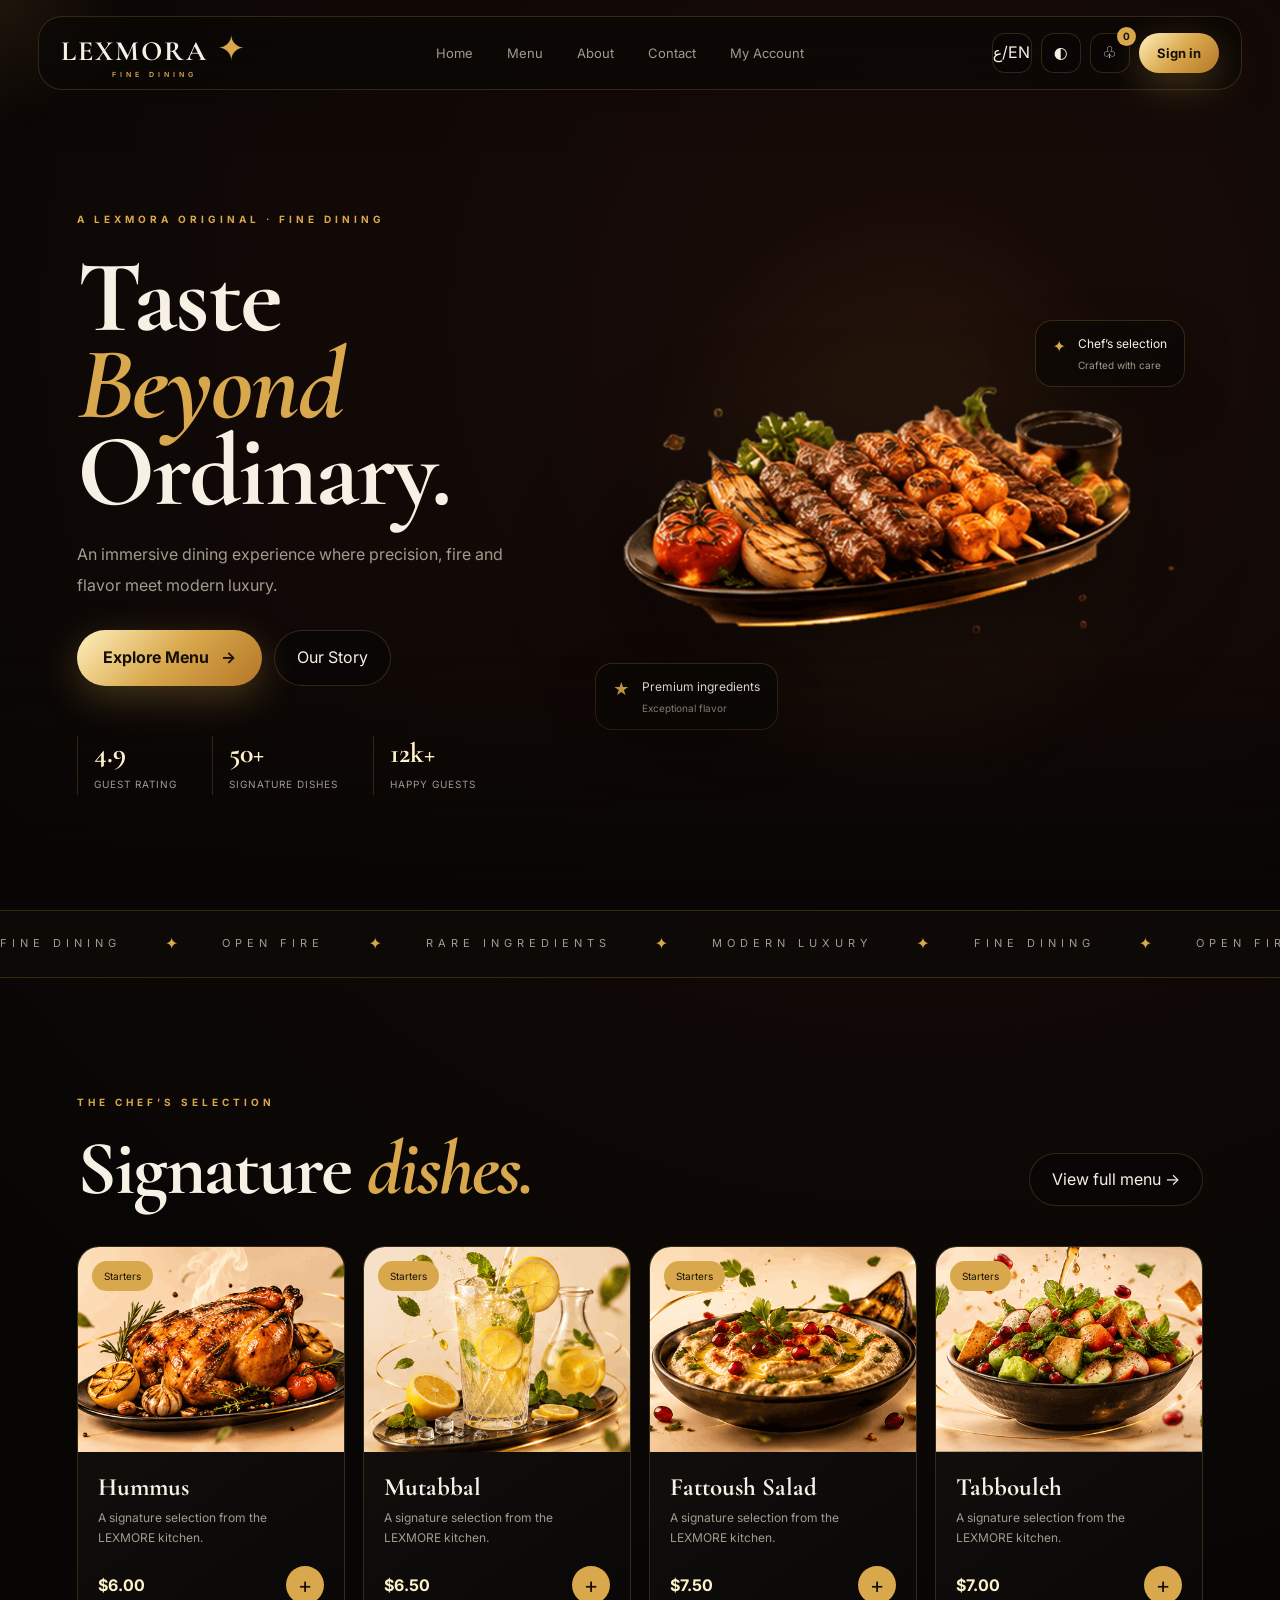
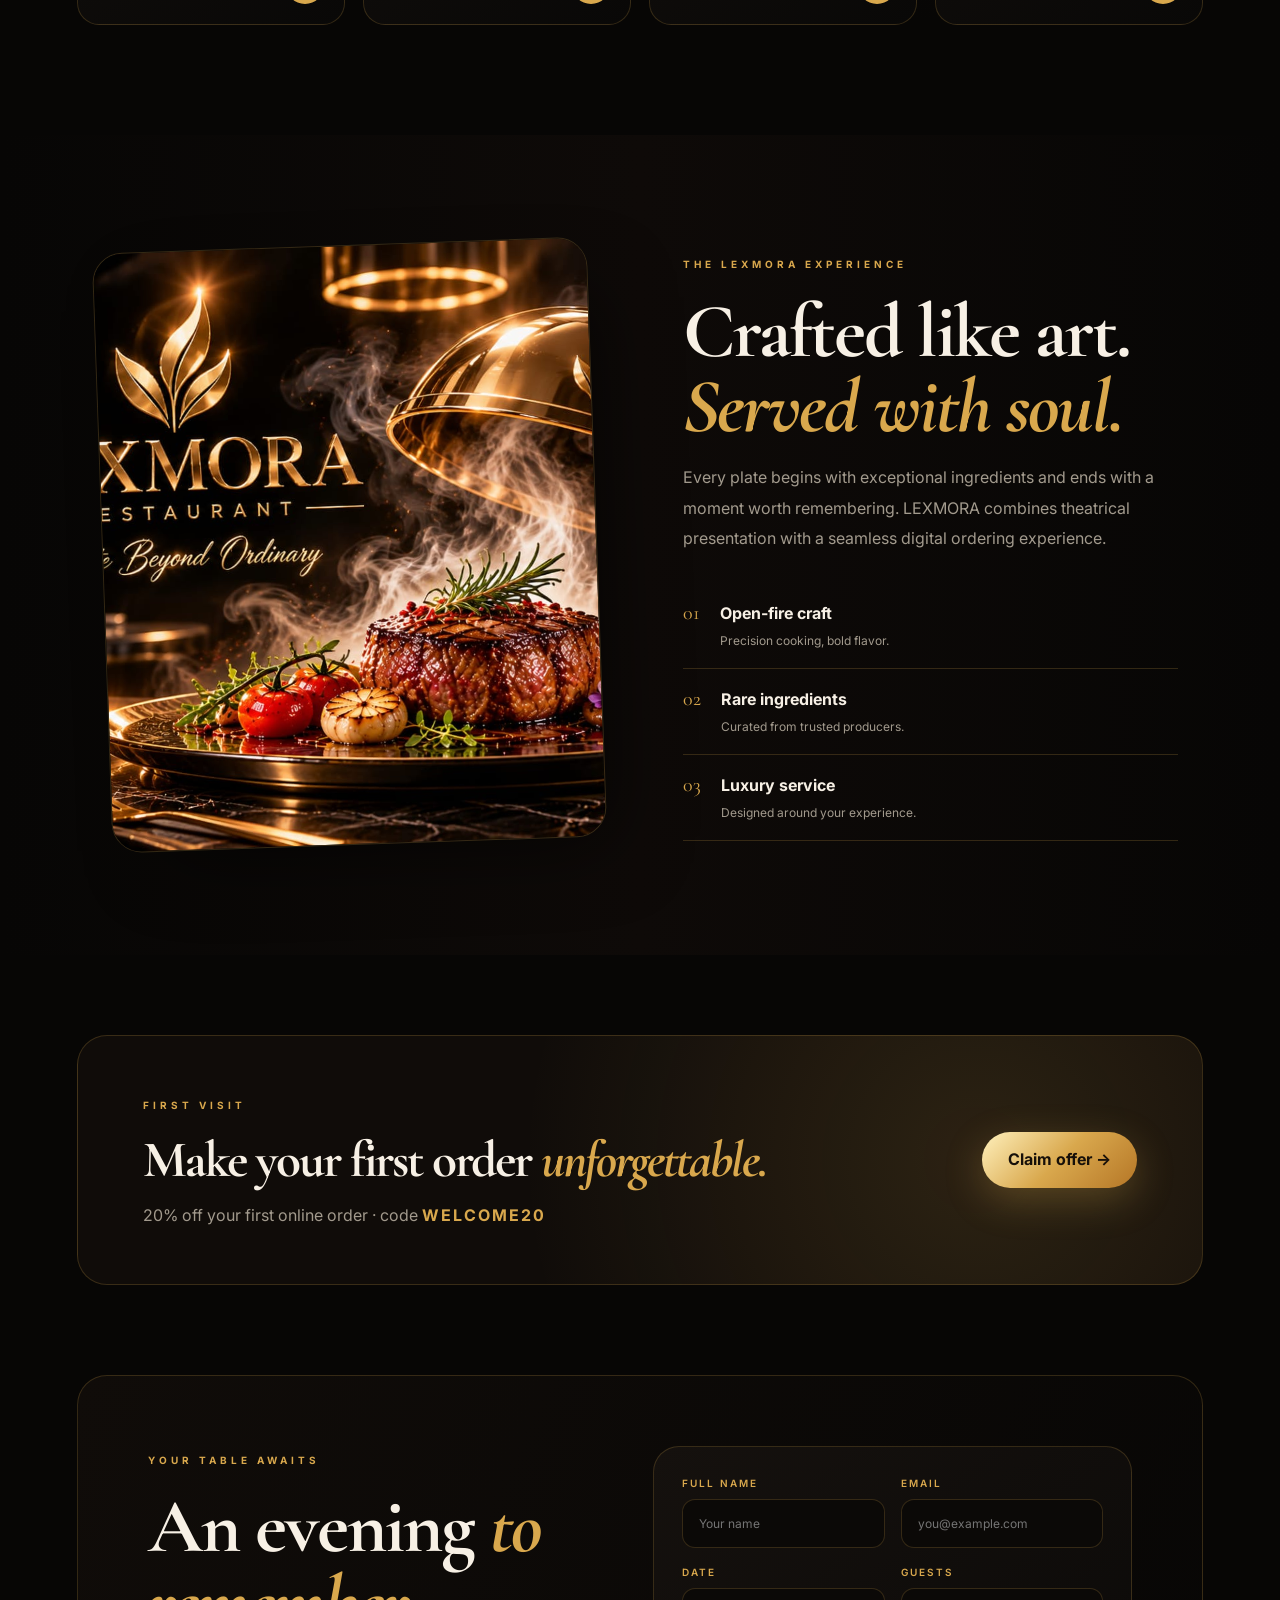
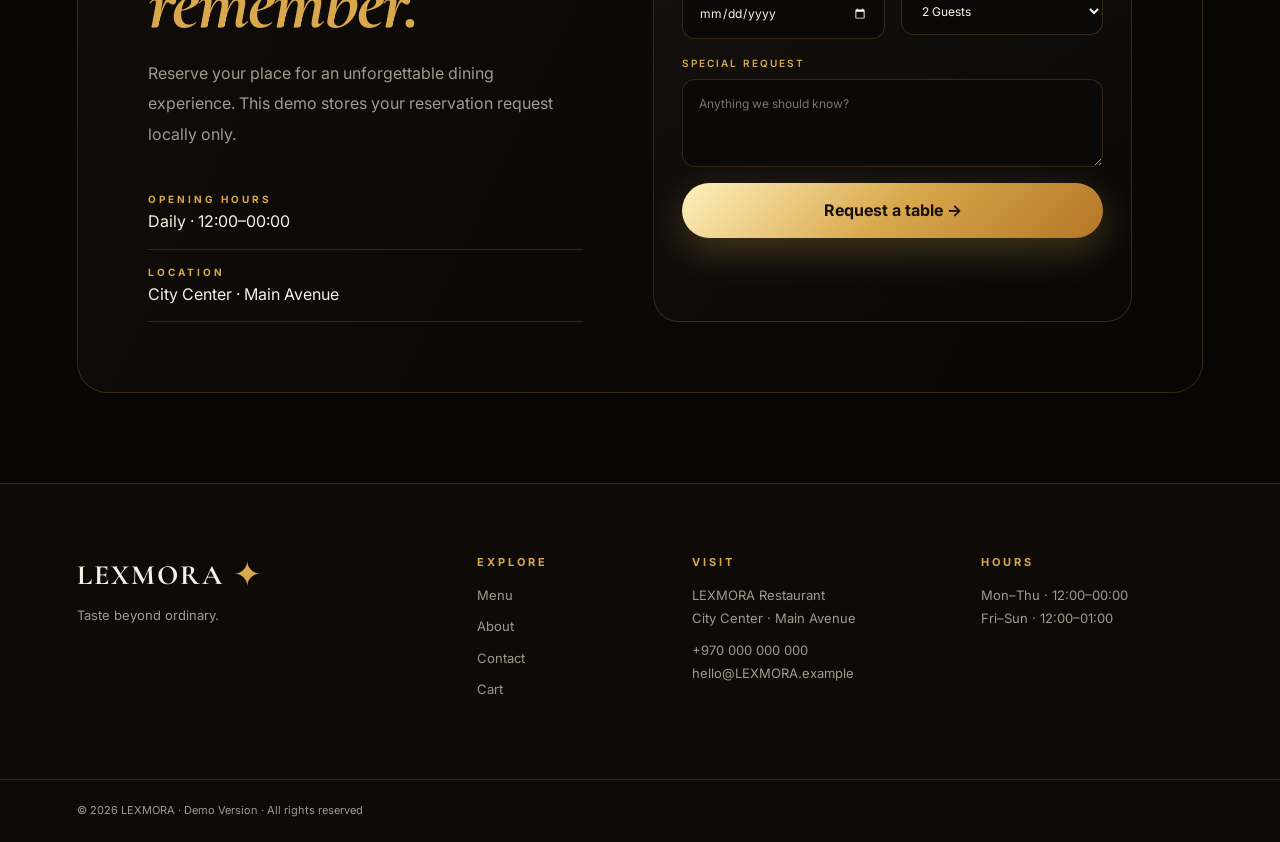
<file: index.html>
<!doctype html><html lang="en" dir="ltr" data-theme="dark"><head><meta charset="utf-8"><meta name="viewport" content="width=device-width, initial-scale=1"><meta name="description" content="LEXMORA premium dining demo"><title>Home | LEXMORA</title><link rel="preconnect" href="https://fonts.googleapis.com"><link rel="preconnect" href="https://fonts.gstatic.com" crossorigin><link href="https://fonts.googleapis.com/css2?family=Amiri:wght@400;700&family=Cairo:wght@400;600;700&family=Cormorant+Garamond:ital,wght@0,500;0,600;0,700;1,600&family=Inter:wght@400;500;600;700&display=swap" rel="stylesheet"><link rel="stylesheet" href="css/style.css"><link rel="stylesheet" href="css/demo.css"></head><body class="layout-app"><div id="glow"></div><header class="nav"><a class="brand" href="index.html"><span>LEXMORA <b>✦</b><small>FINE DINING</small></span></a><nav class="nav-links" id="navLinks"><a href="index.html" data-nav="home" data-t="home">Home</a><a href="menu.html" data-nav="menu" data-t="menu">Menu</a><a href="about.html" data-nav="about" data-t="about">About</a><a href="contact.html" data-nav="contact" data-t="contact">Contact</a><a href="dashboard.html" data-nav="dashboard" data-t="account">My Account</a></nav><div class="actions"><button class="icon-btn" data-action="language" title="Language">ع/EN</button><button class="icon-btn" data-action="theme" title="Theme">◐</button><a class="icon-btn cart-btn" href="cart.html" aria-label="Cart">♧ <span class="badge" id="cartCount">0</span></a><a class="gold small signin" href="login.html" data-t="signIn">Sign in</a><button class="icon-btn burger" id="burger">☰</button></div></header><main><section class="hero"><div class="copy"><span class="eyebrow rise">A LEXMORA ORIGINAL · FINE DINING</span><h1 class="display rise">Taste<br><em>Beyond</em><br>Ordinary.</h1><p class="rise">An immersive dining experience where precision, fire and flavor meet modern luxury.</p><div class="hero-btns"><a class="gold" href="menu.html">Explore Menu <span class="arrow">→</span></a><a class="ghost" href="about.html">Our Story</a></div><div class="stats"><div><b>4.9</b><small>Guest rating</small></div><div><b>50+</b><small>Signature dishes</small></div><div><b>12k+</b><small>Happy guests</small></div></div></div><div class="visual"><img class="hero-food" src="assets/mixed_grill_no_background (1).png" alt="LEXMORA signature dish"><div class="float-card one">✦ <span>Chef’s selection<small>Crafted with care</small></span></div><div class="float-card two">★ <span>Premium ingredients<small>Exceptional flavor</small></span></div></div></section><div class="ticker"><div class="ticker-track"><div class="ticker-group"><span>FINE DINING</span><i>✦</i><span>OPEN FIRE</span><i>✦</i><span>RARE INGREDIENTS</span><i>✦</i><span>MODERN LUXURY</span><i>✦</i></div><div class="ticker-group"><span>FINE DINING</span><i>✦</i><span>OPEN FIRE</span><i>✦</i><span>RARE INGREDIENTS</span><i>✦</i><span>MODERN LUXURY</span><i>✦</i></div></div></div><section class="section"><div class="head"><div><span class="eyebrow">THE CHEF’S SELECTION</span><h2 class="display">Signature <em>dishes.</em></h2></div><a class="ghost" href="menu.html">View full menu →</a></div><div class="grid" id="featuredMenu"></div></section><section class="experience"><div class="photo"><img src="assets/aboutImage.jpeg" alt="LEXMORA dining experience"></div><div><span class="eyebrow">THE LEXMORA EXPERIENCE</span><h2 class="display">Crafted like art.<br><em>Served with soul.</em></h2><p>Every plate begins with exceptional ingredients and ends with a moment worth remembering. LEXMORA combines theatrical presentation with a seamless digital ordering experience.</p><div class="features"><div><b>01</b><span>Open-fire craft<small>Precision cooking, bold flavor.</small></span></div><div><b>02</b><span>Rare ingredients<small>Curated from trusted producers.</small></span></div><div><b>03</b><span>Luxury service<small>Designed around your experience.</small></span></div></div></div></section><section class="offer"><div><span class="eyebrow">FIRST VISIT</span><h2 class="display">Make your first order <em>unforgettable.</em></h2><p>20% off your first online order · code <strong>WELCOME20</strong></p></div><a class="gold" href="menu.html">Claim offer →</a></section><section class="reserve"><div><span class="eyebrow">YOUR TABLE AWAITS</span><h2 class="display">An evening <em>to remember.</em></h2><p>Reserve your place for an unforgettable dining experience. This demo stores your reservation request locally only.</p><ul class="info-list"><li><b>Opening hours</b>Daily · 12:00–00:00</li><li><b>Location</b>City Center · Main Avenue</li></ul></div><form class="panel form-grid demo-form"><label class="field"><span>Full name</span><input required placeholder="Your name"></label><label class="field"><span>Email</span><input type="email" required placeholder="you@example.com"></label><label class="field"><span>Date</span><input type="date" required></label><label class="field"><span>Guests</span><select><option>2 Guests</option><option>3 Guests</option><option>4 Guests</option><option>5+ Guests</option></select></label><label class="field full"><span>Special request</span><textarea rows="3" placeholder="Anything we should know?"></textarea></label><button class="gold full" type="submit">Request a table →</button></form></section></main><footer class="footer"><div class="foot"><div><a class="brand" href="index.html">LEXMORA <b>✦</b></a><p data-t="tagline">Taste beyond ordinary.</p></div><div><h4 data-t="explore">Explore</h4><ul><li><a href="menu.html" data-t="menu">Menu</a></li><li><a href="about.html" data-t="about">About</a></li><li><a href="contact.html" data-t="contact">Contact</a></li><li><a href="cart.html" data-t="cart">Cart</a></li></ul></div><div><h4 data-t="visit">Visit</h4><p>LEXMORA Restaurant<br>City Center · Main Avenue</p><p>+970 000 000 000<br>hello@LEXMORA.example</p></div><div><h4 data-t="hours">Hours</h4><p>Mon–Thu · 12:00–00:00<br>Fri–Sun · 12:00–01:00</p></div></div><div class="bottom">© 2026 LEXMORA · Demo Version · All rights reserved</div></footer><div class="toast" id="toast" role="status"></div><script src="js/data.js"></script><script src="js/app.js"></script><script src="js/i18n.js"></script></body></html>
</file>
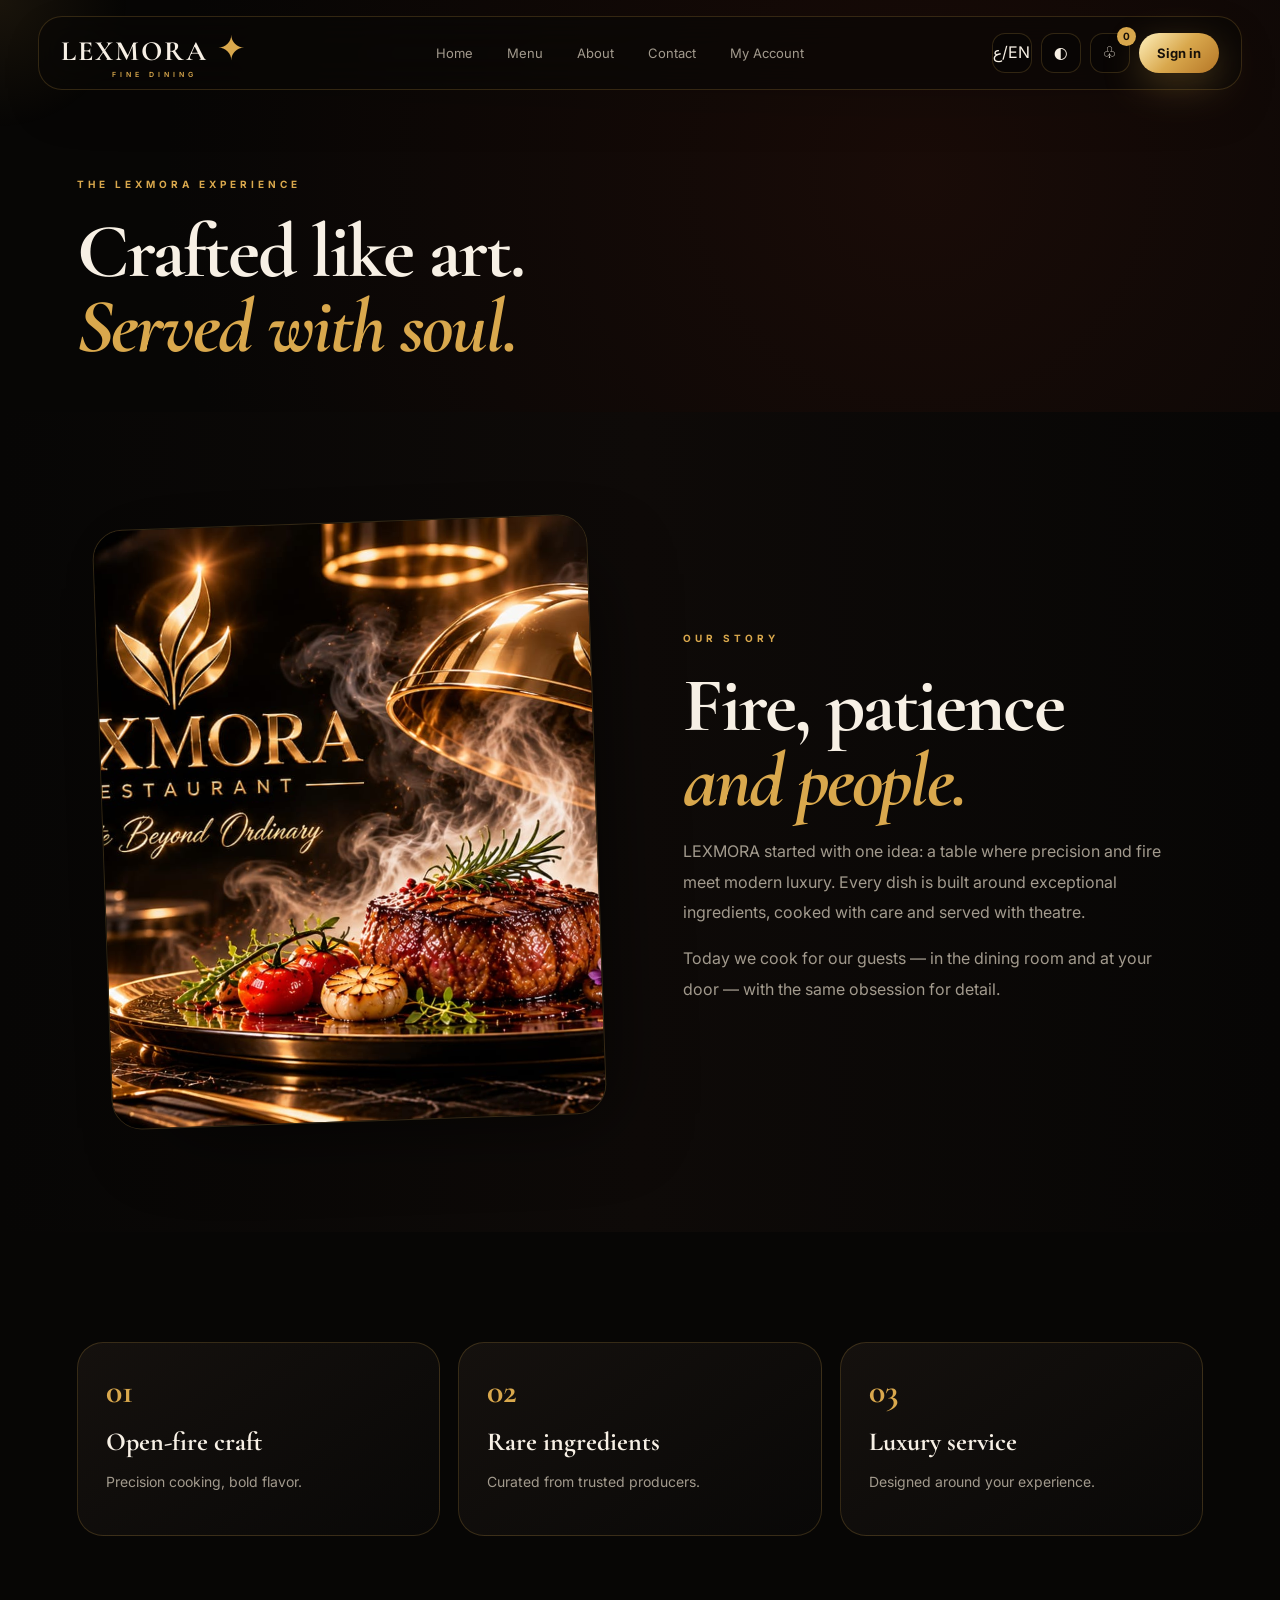
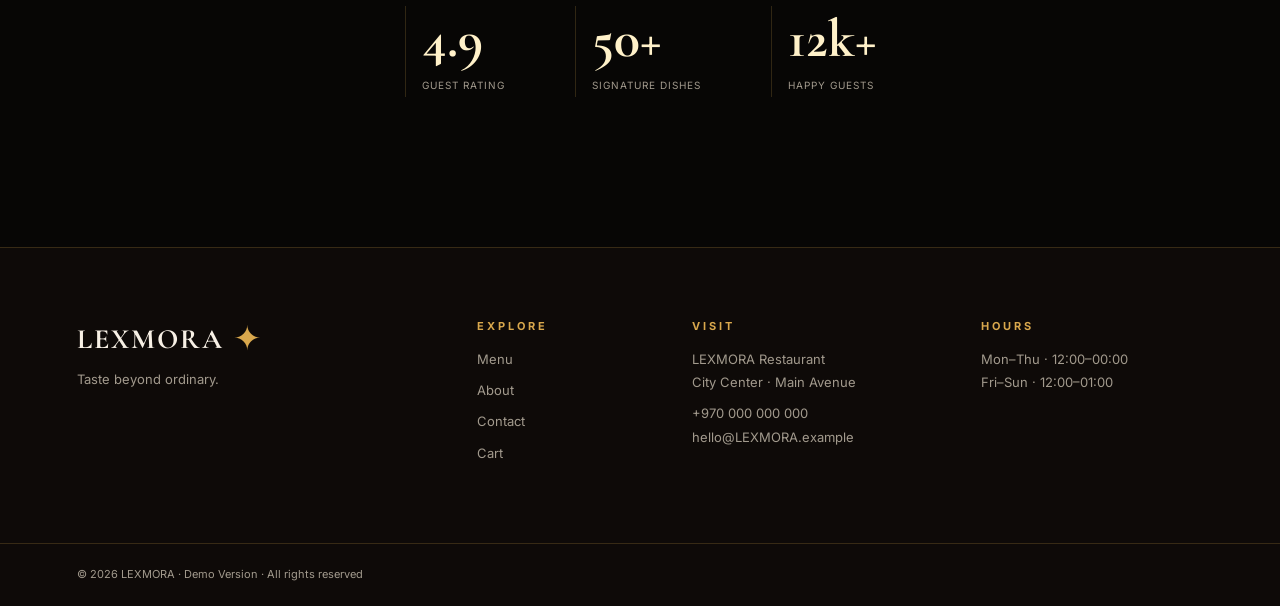
<file: about.html>
<!doctype html><html lang="en" dir="ltr" data-theme="dark"><head><meta charset="utf-8"><meta name="viewport" content="width=device-width, initial-scale=1"><meta name="description" content="LEXMORA premium dining demo"><title>About | LEXMORA</title><link rel="preconnect" href="https://fonts.googleapis.com"><link rel="preconnect" href="https://fonts.gstatic.com" crossorigin><link href="https://fonts.googleapis.com/css2?family=Amiri:wght@400;700&family=Cairo:wght@400;600;700&family=Cormorant+Garamond:ital,wght@0,500;0,600;0,700;1,600&family=Inter:wght@400;500;600;700&display=swap" rel="stylesheet"><link rel="stylesheet" href="css/style.css"><link rel="stylesheet" href="css/demo.css"></head><body class="layout-app"><div id="glow"></div><header class="nav"><a class="brand" href="index.html"><span>LEXMORA <b>✦</b><small>FINE DINING</small></span></a><nav class="nav-links" id="navLinks"><a href="index.html" data-nav="home" data-t="home">Home</a><a href="menu.html" data-nav="menu" data-t="menu">Menu</a><a href="about.html" data-nav="about" data-t="about">About</a><a href="contact.html" data-nav="contact" data-t="contact">Contact</a><a href="dashboard.html" data-nav="dashboard" data-t="account">My Account</a></nav><div class="actions"><button class="icon-btn" data-action="language" title="Language">ع/EN</button><button class="icon-btn" data-action="theme" title="Theme">◐</button><a class="icon-btn cart-btn" href="cart.html" aria-label="Cart">♧ <span class="badge" id="cartCount">0</span></a><a class="gold small signin" href="login.html" data-t="signIn">Sign in</a><button class="icon-btn burger" id="burger">☰</button></div></header><main><header class="page-head"><span class="eyebrow">THE LEXMORA EXPERIENCE</span><h1 class="display">Crafted like art.<br><em>Served with soul.</em></h1></header><section class="experience"><div class="photo"><img src="assets/aboutImage.jpeg" alt="LEXMORA restaurant"></div><div><span class="eyebrow">OUR STORY</span><h2 class="display">Fire, patience <em>and people.</em></h2><p>LEXMORA started with one idea: a table where precision and fire meet modern luxury. Every dish is built around exceptional ingredients, cooked with care and served with theatre.</p><p>Today we cook for our guests — in the dining room and at your door — with the same obsession for detail.</p></div></section><section class="section"><div class="values"><div class="value panel"><b>01</b><h3>Open-fire craft</h3><p>Precision cooking, bold flavor.</p></div><div class="value panel"><b>02</b><h3>Rare ingredients</h3><p>Curated from trusted producers.</p></div><div class="value panel"><b>03</b><h3>Luxury service</h3><p>Designed around your experience.</p></div></div><div class="stats big"><div><b>4.9</b><small>Guest rating</small></div><div><b>50+</b><small>Signature dishes</small></div><div><b>12k+</b><small>Happy guests</small></div></div></section></main><footer class="footer"><div class="foot"><div><a class="brand" href="index.html">LEXMORA <b>✦</b></a><p data-t="tagline">Taste beyond ordinary.</p></div><div><h4 data-t="explore">Explore</h4><ul><li><a href="menu.html" data-t="menu">Menu</a></li><li><a href="about.html" data-t="about">About</a></li><li><a href="contact.html" data-t="contact">Contact</a></li><li><a href="cart.html" data-t="cart">Cart</a></li></ul></div><div><h4 data-t="visit">Visit</h4><p>LEXMORA Restaurant<br>City Center · Main Avenue</p><p>+970 000 000 000<br>hello@LEXMORA.example</p></div><div><h4 data-t="hours">Hours</h4><p>Mon–Thu · 12:00–00:00<br>Fri–Sun · 12:00–01:00</p></div></div><div class="bottom">© 2026 LEXMORA · Demo Version · All rights reserved</div></footer><div class="toast" id="toast" role="status"></div><script src="js/data.js"></script><script src="js/app.js"></script><script src="js/i18n.js"></script></body></html>
</file>
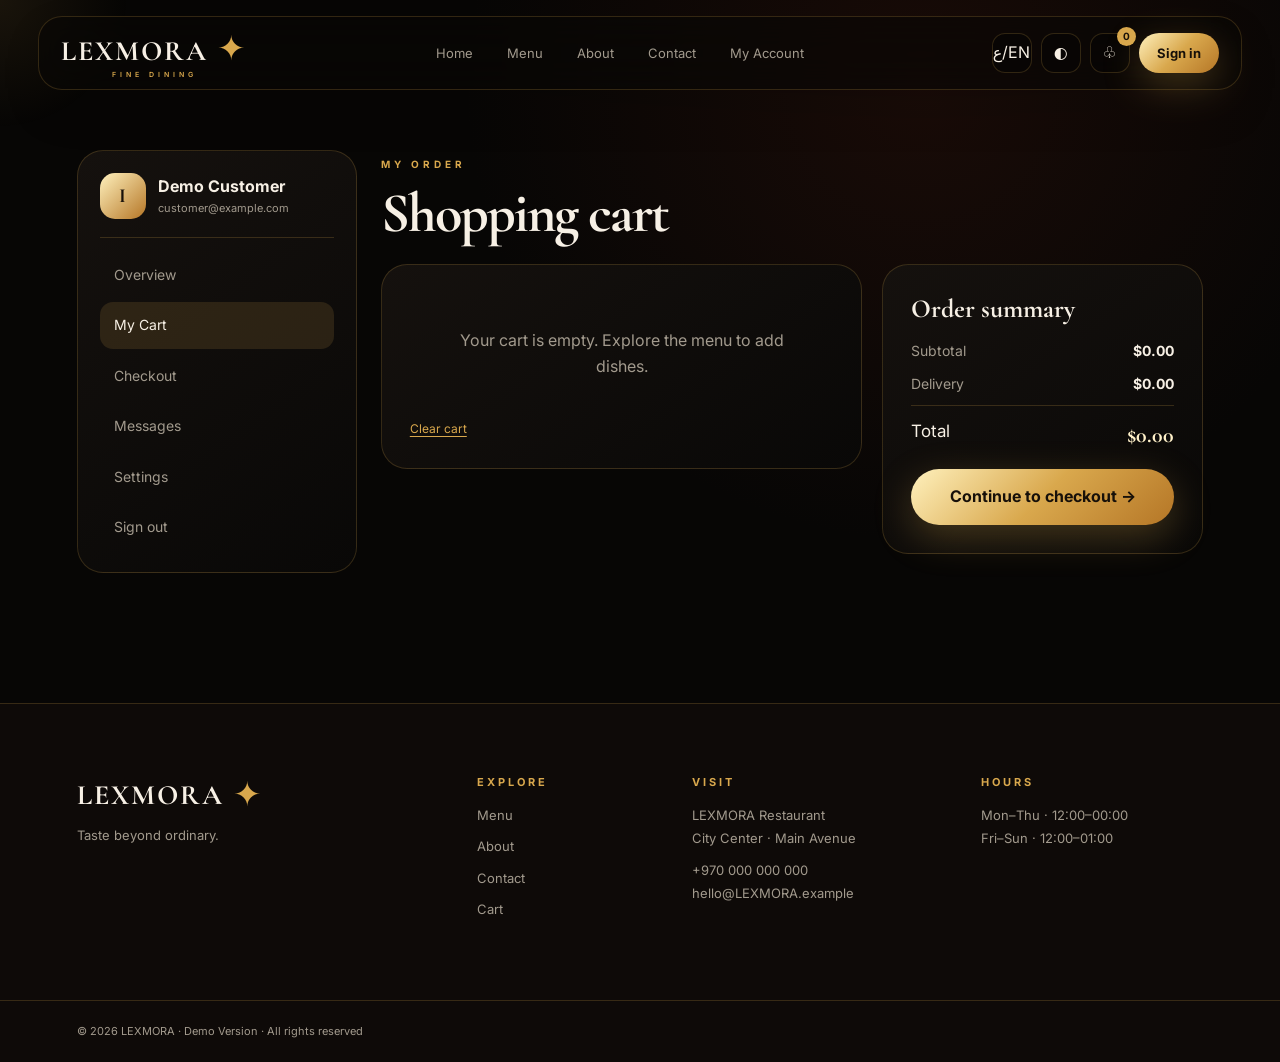
<file: cart.html>
<!doctype html><html lang="en" dir="ltr" data-theme="dark"><head><meta charset="utf-8"><meta name="viewport" content="width=device-width, initial-scale=1"><meta name="description" content="LEXMORA premium dining demo"><title>Cart | LEXMORA</title><link rel="preconnect" href="https://fonts.googleapis.com"><link rel="preconnect" href="https://fonts.gstatic.com" crossorigin><link href="https://fonts.googleapis.com/css2?family=Amiri:wght@400;700&family=Cairo:wght@400;600;700&family=Cormorant+Garamond:ital,wght@0,500;0,600;0,700;1,600&family=Inter:wght@400;500;600;700&display=swap" rel="stylesheet"><link rel="stylesheet" href="css/style.css"><link rel="stylesheet" href="css/demo.css"></head><body class="layout-app"><div id="glow"></div><header class="nav"><a class="brand" href="index.html"><span>LEXMORA <b>✦</b><small>FINE DINING</small></span></a><nav class="nav-links" id="navLinks"><a href="index.html" data-nav="home" data-t="home">Home</a><a href="menu.html" data-nav="menu" data-t="menu">Menu</a><a href="about.html" data-nav="about" data-t="about">About</a><a href="contact.html" data-nav="contact" data-t="contact">Contact</a><a href="dashboard.html" data-nav="dashboard" data-t="account">My Account</a></nav><div class="actions"><button class="icon-btn" data-action="language" title="Language">ع/EN</button><button class="icon-btn" data-action="theme" title="Theme">◐</button><a class="icon-btn cart-btn" href="cart.html" aria-label="Cart">♧ <span class="badge" id="cartCount">0</span></a><a class="gold small signin" href="login.html" data-t="signIn">Sign in</a><button class="icon-btn burger" id="burger">☰</button></div></header><main><section class="dash page-pad"><aside class="dash-side panel"><div class="dash-user"><span class="avatar">I</span><div><b>Demo Customer</b><small>customer@example.com</small></div></div><nav><a class="" href="dashboard.html">Overview</a><a class="active" href="cart.html">My Cart</a><a class="" href="checkout.html">Checkout</a><a class="" href="messages.html">Messages</a><a class="" href="settings.html">Settings</a><a href="login.html">Sign out</a></nav></aside><div class="dash-main"><header class="panel-head"><span class="eyebrow">MY ORDER</span><h1 class="display sm">Shopping cart</h1></header><div class="checkout-grid"><div class="panel"><div id="cartLines" class="cart-lines"></div><button class="link-btn" data-action="clearCart">Clear cart</button></div><aside class="panel summary"><h3>Order summary</h3><div class="totals" id="cartTotals"></div><a class="gold wide" href="checkout.html">Continue to checkout →</a></aside></div></div></section></main><footer class="footer"><div class="foot"><div><a class="brand" href="index.html">LEXMORA <b>✦</b></a><p data-t="tagline">Taste beyond ordinary.</p></div><div><h4 data-t="explore">Explore</h4><ul><li><a href="menu.html" data-t="menu">Menu</a></li><li><a href="about.html" data-t="about">About</a></li><li><a href="contact.html" data-t="contact">Contact</a></li><li><a href="cart.html" data-t="cart">Cart</a></li></ul></div><div><h4 data-t="visit">Visit</h4><p>LEXMORA Restaurant<br>City Center · Main Avenue</p><p>+970 000 000 000<br>hello@LEXMORA.example</p></div><div><h4 data-t="hours">Hours</h4><p>Mon–Thu · 12:00–00:00<br>Fri–Sun · 12:00–01:00</p></div></div><div class="bottom">© 2026 LEXMORA · Demo Version · All rights reserved</div></footer><div class="toast" id="toast" role="status"></div><script src="js/data.js"></script><script src="js/app.js"></script><script src="js/i18n.js"></script></body></html>
</file>
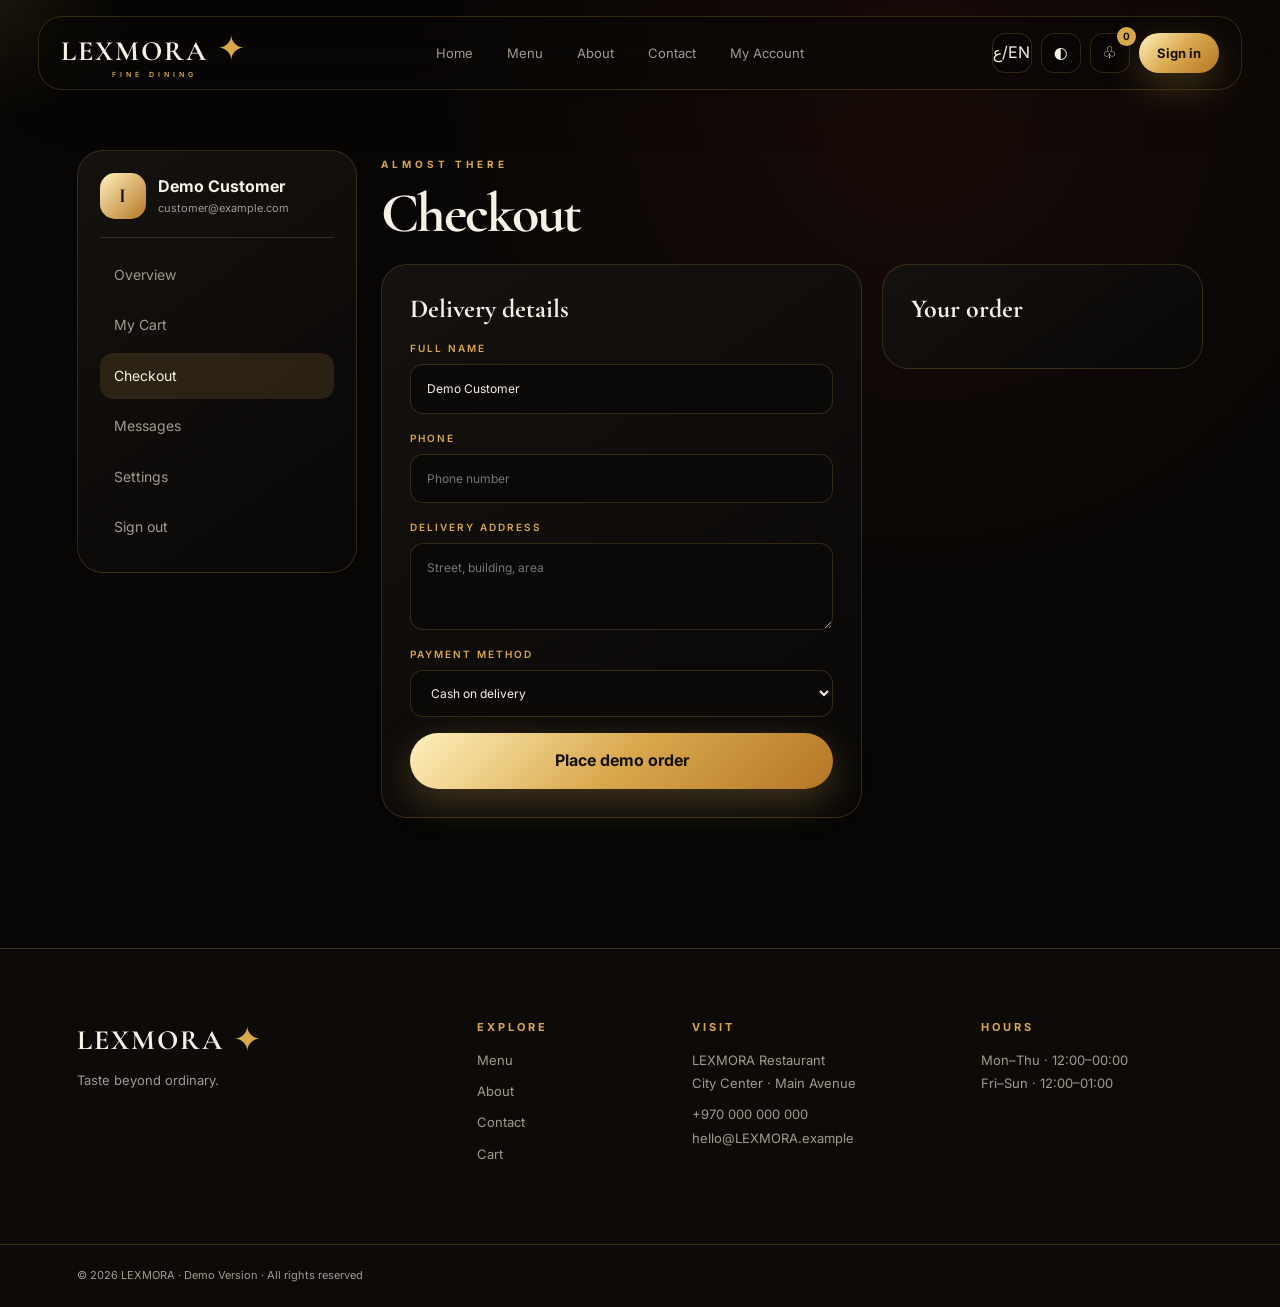
<file: checkout.html>
<!doctype html><html lang="en" dir="ltr" data-theme="dark"><head><meta charset="utf-8"><meta name="viewport" content="width=device-width, initial-scale=1"><meta name="description" content="LEXMORA premium dining demo"><title>Checkout | LEXMORA</title><link rel="preconnect" href="https://fonts.googleapis.com"><link rel="preconnect" href="https://fonts.gstatic.com" crossorigin><link href="https://fonts.googleapis.com/css2?family=Amiri:wght@400;700&family=Cairo:wght@400;600;700&family=Cormorant+Garamond:ital,wght@0,500;0,600;0,700;1,600&family=Inter:wght@400;500;600;700&display=swap" rel="stylesheet"><link rel="stylesheet" href="css/style.css"><link rel="stylesheet" href="css/demo.css"></head><body class="layout-app"><div id="glow"></div><header class="nav"><a class="brand" href="index.html"><span>LEXMORA <b>✦</b><small>FINE DINING</small></span></a><nav class="nav-links" id="navLinks"><a href="index.html" data-nav="home" data-t="home">Home</a><a href="menu.html" data-nav="menu" data-t="menu">Menu</a><a href="about.html" data-nav="about" data-t="about">About</a><a href="contact.html" data-nav="contact" data-t="contact">Contact</a><a href="dashboard.html" data-nav="dashboard" data-t="account">My Account</a></nav><div class="actions"><button class="icon-btn" data-action="language" title="Language">ع/EN</button><button class="icon-btn" data-action="theme" title="Theme">◐</button><a class="icon-btn cart-btn" href="cart.html" aria-label="Cart">♧ <span class="badge" id="cartCount">0</span></a><a class="gold small signin" href="login.html" data-t="signIn">Sign in</a><button class="icon-btn burger" id="burger">☰</button></div></header><main><section class="dash page-pad"><aside class="dash-side panel"><div class="dash-user"><span class="avatar">I</span><div><b>Demo Customer</b><small>customer@example.com</small></div></div><nav><a class="" href="dashboard.html">Overview</a><a class="" href="cart.html">My Cart</a><a class="active" href="checkout.html">Checkout</a><a class="" href="messages.html">Messages</a><a class="" href="settings.html">Settings</a><a href="login.html">Sign out</a></nav></aside><div class="dash-main"><header class="panel-head"><span class="eyebrow">ALMOST THERE</span><h1 class="display sm">Checkout</h1></header><div class="checkout-grid"><form class="panel stack demo-form"><h3>Delivery details</h3><label class="field"><span>Full name</span><input required value="Demo Customer"></label><label class="field"><span>Phone</span><input required placeholder="Phone number"></label><label class="field"><span>Delivery address</span><textarea required rows="3" placeholder="Street, building, area"></textarea></label><label class="field"><span>Payment method</span><select><option>Cash on delivery</option><option>Card (demo only)</option></select></label><button class="gold" type="submit">Place demo order</button></form><aside class="panel summary"><h3>Your order</h3><div class="totals" id="checkoutTotals"></div></aside></div></div></section></main><footer class="footer"><div class="foot"><div><a class="brand" href="index.html">LEXMORA <b>✦</b></a><p data-t="tagline">Taste beyond ordinary.</p></div><div><h4 data-t="explore">Explore</h4><ul><li><a href="menu.html" data-t="menu">Menu</a></li><li><a href="about.html" data-t="about">About</a></li><li><a href="contact.html" data-t="contact">Contact</a></li><li><a href="cart.html" data-t="cart">Cart</a></li></ul></div><div><h4 data-t="visit">Visit</h4><p>LEXMORA Restaurant<br>City Center · Main Avenue</p><p>+970 000 000 000<br>hello@LEXMORA.example</p></div><div><h4 data-t="hours">Hours</h4><p>Mon–Thu · 12:00–00:00<br>Fri–Sun · 12:00–01:00</p></div></div><div class="bottom">© 2026 LEXMORA · Demo Version · All rights reserved</div></footer><div class="toast" id="toast" role="status"></div><script src="js/data.js"></script><script src="js/app.js"></script><script src="js/i18n.js"></script></body></html>
</file>
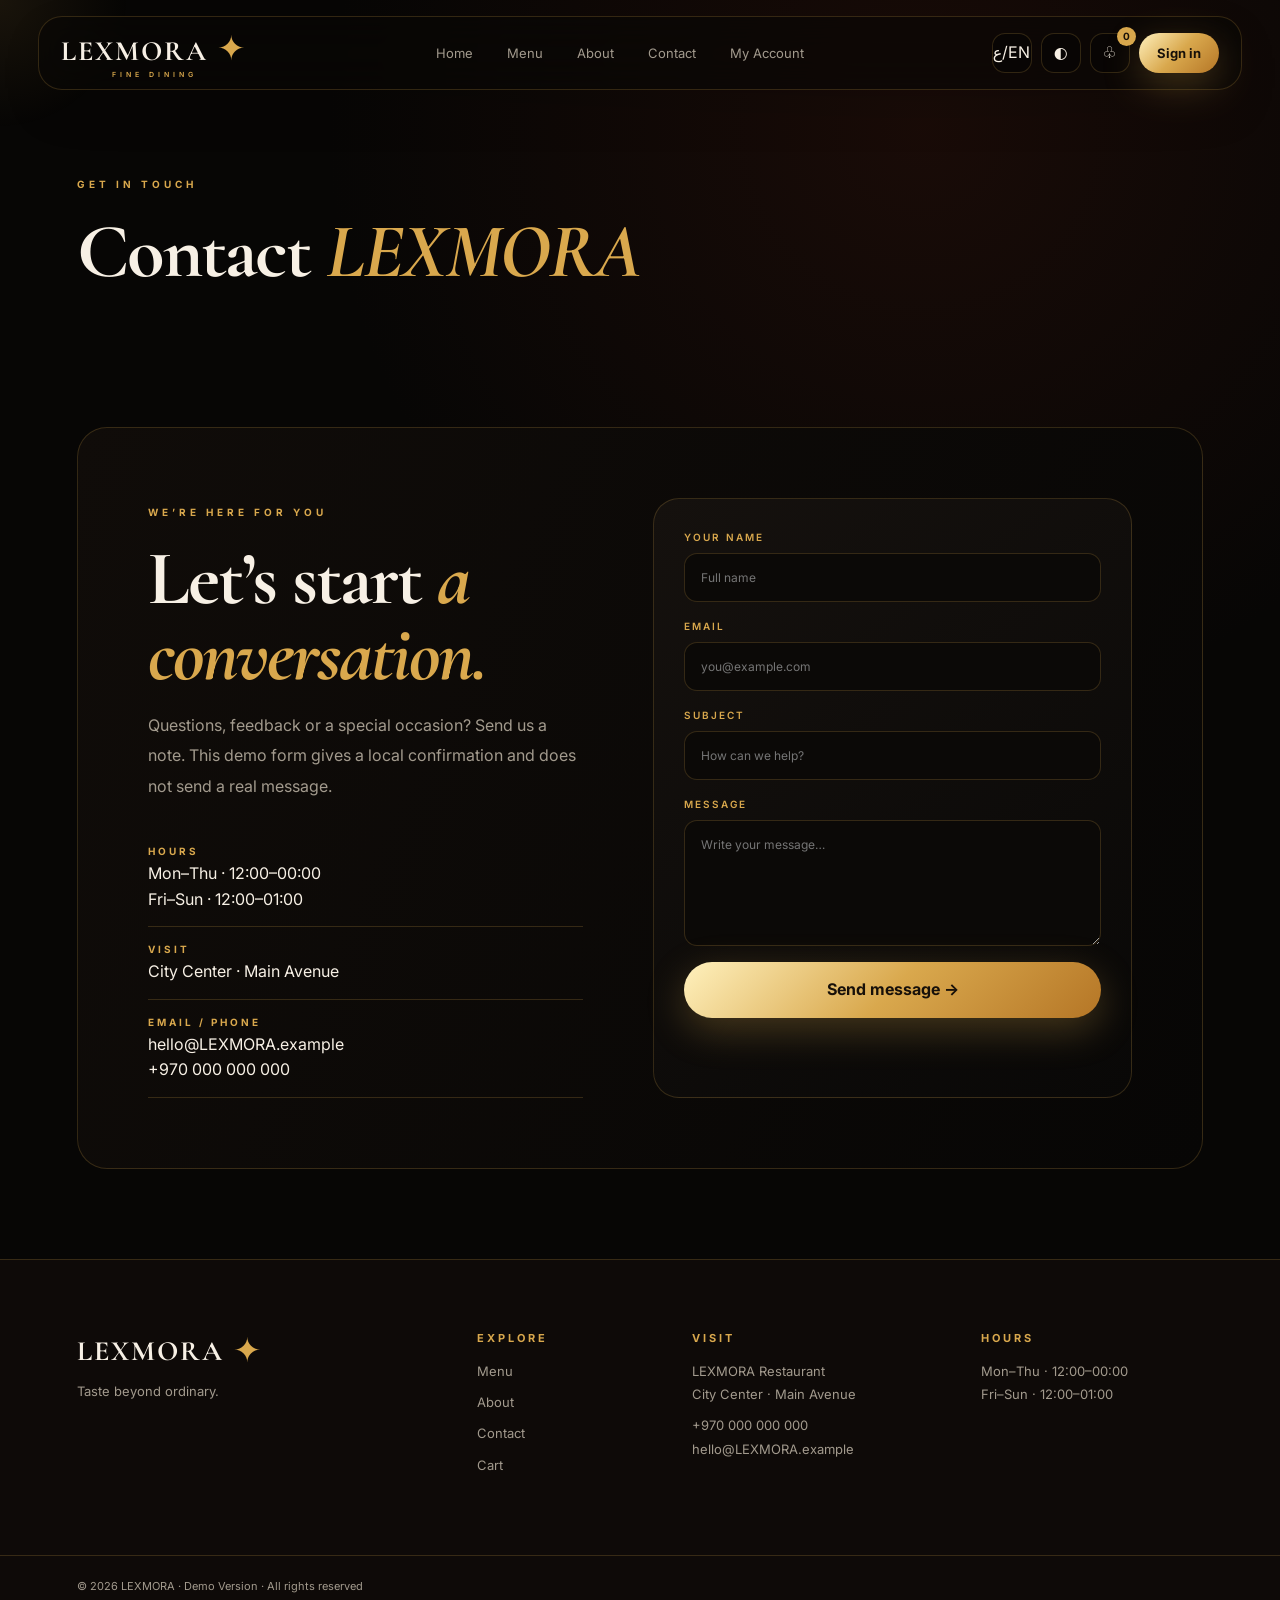
<file: contact.html>
<!doctype html><html lang="en" dir="ltr" data-theme="dark"><head><meta charset="utf-8"><meta name="viewport" content="width=device-width, initial-scale=1"><meta name="description" content="LEXMORA premium dining demo"><title>Contact | LEXMORA</title><link rel="preconnect" href="https://fonts.googleapis.com"><link rel="preconnect" href="https://fonts.gstatic.com" crossorigin><link href="https://fonts.googleapis.com/css2?family=Amiri:wght@400;700&family=Cairo:wght@400;600;700&family=Cormorant+Garamond:ital,wght@0,500;0,600;0,700;1,600&family=Inter:wght@400;500;600;700&display=swap" rel="stylesheet"><link rel="stylesheet" href="css/style.css"><link rel="stylesheet" href="css/demo.css"></head><body class="layout-app"><div id="glow"></div><header class="nav"><a class="brand" href="index.html"><span>LEXMORA <b>✦</b><small>FINE DINING</small></span></a><nav class="nav-links" id="navLinks"><a href="index.html" data-nav="home" data-t="home">Home</a><a href="menu.html" data-nav="menu" data-t="menu">Menu</a><a href="about.html" data-nav="about" data-t="about">About</a><a href="contact.html" data-nav="contact" data-t="contact">Contact</a><a href="dashboard.html" data-nav="dashboard" data-t="account">My Account</a></nav><div class="actions"><button class="icon-btn" data-action="language" title="Language">ع/EN</button><button class="icon-btn" data-action="theme" title="Theme">◐</button><a class="icon-btn cart-btn" href="cart.html" aria-label="Cart">♧ <span class="badge" id="cartCount">0</span></a><a class="gold small signin" href="login.html" data-t="signIn">Sign in</a><button class="icon-btn burger" id="burger">☰</button></div></header><main><header class="page-head"><span class="eyebrow">GET IN TOUCH</span><h1 class="display">Contact <em>LEXMORA</em></h1></header><section class="contact-sec"><div><span class="eyebrow">WE’RE HERE FOR YOU</span><h2 class="display">Let’s start <em>a conversation.</em></h2><p>Questions, feedback or a special occasion? Send us a note. This demo form gives a local confirmation and does not send a real message.</p><ul class="info-list"><li><b>Hours</b>Mon–Thu · 12:00–00:00<br>Fri–Sun · 12:00–01:00</li><li><b>Visit</b>City Center · Main Avenue</li><li><b>Email / Phone</b>hello@LEXMORA.example<br>+970 000 000 000</li></ul></div><form class="panel stack demo-form"><label class="field"><span>Your name</span><input required placeholder="Full name"></label><label class="field"><span>Email</span><input type="email" required placeholder="you@example.com"></label><label class="field"><span>Subject</span><input required placeholder="How can we help?"></label><label class="field"><span>Message</span><textarea rows="5" required placeholder="Write your message…"></textarea></label><button class="gold" type="submit">Send message →</button></form></section></main><footer class="footer"><div class="foot"><div><a class="brand" href="index.html">LEXMORA <b>✦</b></a><p data-t="tagline">Taste beyond ordinary.</p></div><div><h4 data-t="explore">Explore</h4><ul><li><a href="menu.html" data-t="menu">Menu</a></li><li><a href="about.html" data-t="about">About</a></li><li><a href="contact.html" data-t="contact">Contact</a></li><li><a href="cart.html" data-t="cart">Cart</a></li></ul></div><div><h4 data-t="visit">Visit</h4><p>LEXMORA Restaurant<br>City Center · Main Avenue</p><p>+970 000 000 000<br>hello@LEXMORA.example</p></div><div><h4 data-t="hours">Hours</h4><p>Mon–Thu · 12:00–00:00<br>Fri–Sun · 12:00–01:00</p></div></div><div class="bottom">© 2026 LEXMORA · Demo Version · All rights reserved</div></footer><div class="toast" id="toast" role="status"></div><script src="js/data.js"></script><script src="js/app.js"></script><script src="js/i18n.js"></script></body></html>
</file>
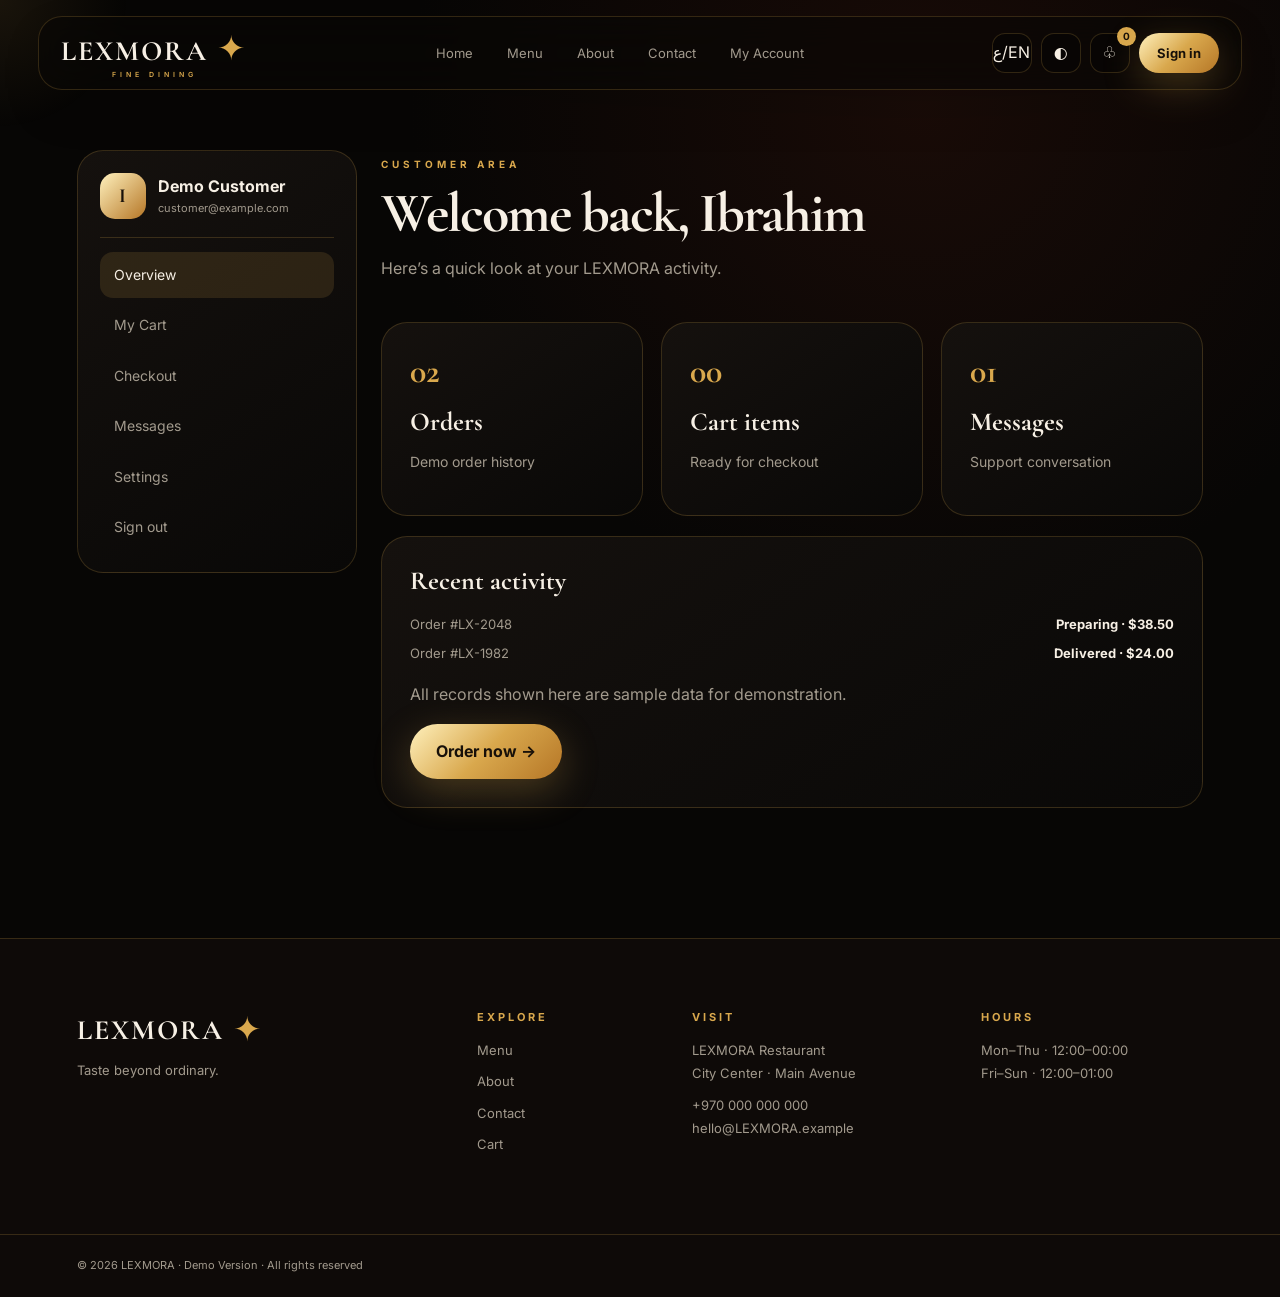
<file: dashboard.html>
<!doctype html><html lang="en" dir="ltr" data-theme="dark"><head><meta charset="utf-8"><meta name="viewport" content="width=device-width, initial-scale=1"><meta name="description" content="LEXMORA premium dining demo"><title>Customer dashboard | LEXMORA</title><link rel="preconnect" href="https://fonts.googleapis.com"><link rel="preconnect" href="https://fonts.gstatic.com" crossorigin><link href="https://fonts.googleapis.com/css2?family=Amiri:wght@400;700&family=Cairo:wght@400;600;700&family=Cormorant+Garamond:ital,wght@0,500;0,600;0,700;1,600&family=Inter:wght@400;500;600;700&display=swap" rel="stylesheet"><link rel="stylesheet" href="css/style.css"><link rel="stylesheet" href="css/demo.css"></head><body class="layout-app"><div id="glow"></div><header class="nav"><a class="brand" href="index.html"><span>LEXMORA <b>✦</b><small>FINE DINING</small></span></a><nav class="nav-links" id="navLinks"><a href="index.html" data-nav="home" data-t="home">Home</a><a href="menu.html" data-nav="menu" data-t="menu">Menu</a><a href="about.html" data-nav="about" data-t="about">About</a><a href="contact.html" data-nav="contact" data-t="contact">Contact</a><a href="dashboard.html" data-nav="dashboard" data-t="account">My Account</a></nav><div class="actions"><button class="icon-btn" data-action="language" title="Language">ع/EN</button><button class="icon-btn" data-action="theme" title="Theme">◐</button><a class="icon-btn cart-btn" href="cart.html" aria-label="Cart">♧ <span class="badge" id="cartCount">0</span></a><a class="gold small signin" href="login.html" data-t="signIn">Sign in</a><button class="icon-btn burger" id="burger">☰</button></div></header><main><section class="dash page-pad"><aside class="dash-side panel"><div class="dash-user"><span class="avatar">I</span><div><b>Demo Customer</b><small>customer@example.com</small></div></div><nav><a class="active" href="dashboard.html">Overview</a><a class="" href="cart.html">My Cart</a><a class="" href="checkout.html">Checkout</a><a class="" href="messages.html">Messages</a><a class="" href="settings.html">Settings</a><a href="login.html">Sign out</a></nav></aside><div class="dash-main"><header class="panel-head"><span class="eyebrow">CUSTOMER AREA</span><h1 class="display sm">Welcome back, Ibrahim</h1><p class="muted">Here’s a quick look at your LEXMORA activity.</p></header><div class="values"><div class="value panel"><b id="dashOrders">02</b><h3>Orders</h3><p>Demo order history</p></div><div class="value panel"><b id="dashCart">00</b><h3>Cart items</h3><p>Ready for checkout</p></div><div class="value panel"><b>01</b><h3>Messages</h3><p>Support conversation</p></div></div><div class="panel"><h3>Recent activity</h3><div class="mini-lines"><div><span>Order #LX-2048</span><b>Preparing · $38.50</b></div><div><span>Order #LX-1982</span><b>Delivered · $24.00</b></div></div><p class="muted">All records shown here are sample data for demonstration.</p><a class="gold" href="menu.html">Order now →</a></div></div></section></main><footer class="footer"><div class="foot"><div><a class="brand" href="index.html">LEXMORA <b>✦</b></a><p data-t="tagline">Taste beyond ordinary.</p></div><div><h4 data-t="explore">Explore</h4><ul><li><a href="menu.html" data-t="menu">Menu</a></li><li><a href="about.html" data-t="about">About</a></li><li><a href="contact.html" data-t="contact">Contact</a></li><li><a href="cart.html" data-t="cart">Cart</a></li></ul></div><div><h4 data-t="visit">Visit</h4><p>LEXMORA Restaurant<br>City Center · Main Avenue</p><p>+970 000 000 000<br>hello@LEXMORA.example</p></div><div><h4 data-t="hours">Hours</h4><p>Mon–Thu · 12:00–00:00<br>Fri–Sun · 12:00–01:00</p></div></div><div class="bottom">© 2026 LEXMORA · Demo Version · All rights reserved</div></footer><div class="toast" id="toast" role="status"></div><script src="js/data.js"></script><script src="js/app.js"></script><script src="js/i18n.js"></script></body></html>
</file>
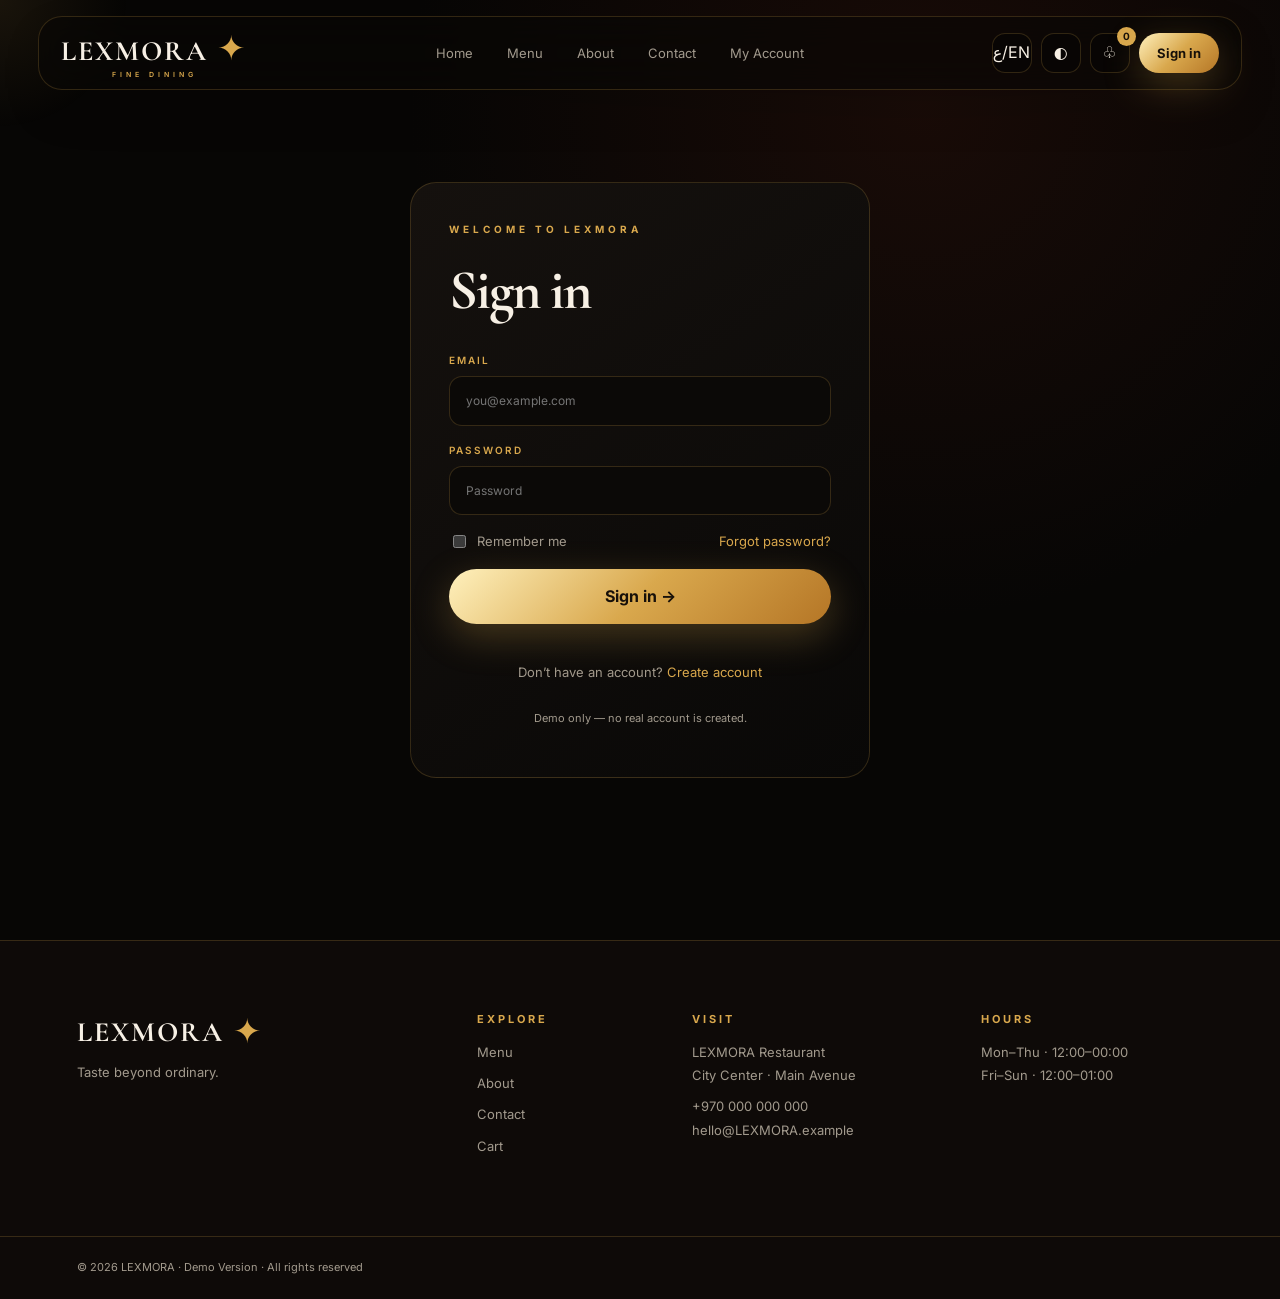
<file: login.html>
<!doctype html><html lang="en" dir="ltr" data-theme="dark"><head><meta charset="utf-8"><meta name="viewport" content="width=device-width, initial-scale=1"><meta name="description" content="LEXMORA premium dining demo"><title>Sign in | LEXMORA</title><link rel="preconnect" href="https://fonts.googleapis.com"><link rel="preconnect" href="https://fonts.gstatic.com" crossorigin><link href="https://fonts.googleapis.com/css2?family=Amiri:wght@400;700&family=Cairo:wght@400;600;700&family=Cormorant+Garamond:ital,wght@0,500;0,600;0,700;1,600&family=Inter:wght@400;500;600;700&display=swap" rel="stylesheet"><link rel="stylesheet" href="css/style.css"><link rel="stylesheet" href="css/demo.css"></head><body class="layout-app"><div id="glow"></div><header class="nav"><a class="brand" href="index.html"><span>LEXMORA <b>✦</b><small>FINE DINING</small></span></a><nav class="nav-links" id="navLinks"><a href="index.html" data-nav="home" data-t="home">Home</a><a href="menu.html" data-nav="menu" data-t="menu">Menu</a><a href="about.html" data-nav="about" data-t="about">About</a><a href="contact.html" data-nav="contact" data-t="contact">Contact</a><a href="dashboard.html" data-nav="dashboard" data-t="account">My Account</a></nav><div class="actions"><button class="icon-btn" data-action="language" title="Language">ع/EN</button><button class="icon-btn" data-action="theme" title="Theme">◐</button><a class="icon-btn cart-btn" href="cart.html" aria-label="Cart">♧ <span class="badge" id="cartCount">0</span></a><a class="gold small signin" href="login.html" data-t="signIn">Sign in</a><button class="icon-btn burger" id="burger">☰</button></div></header><main><div class="guest-main"><form class="auth-card panel stack demo-form"><span class="eyebrow">WELCOME TO LEXMORA</span><h1 class="display sm">Sign in</h1><label class="field"><span>Email</span><input type="email" required placeholder="you@example.com"></label><label class="field"><span>Password</span><input type="password" required placeholder="Password"></label><div class="row-between"><label class="check-row"><input type="checkbox"> Remember me</label><a class="link" href="#" data-demo-alert="Password reset is demo-only.">Forgot password?</a></div><button class="gold wide">Sign in →</button><p class="auth-alt">Don’t have an account? <a class="link" href="register.html">Create account</a></p><p class="muted tiny">Demo only — no real account is created.</p></form></div></main><footer class="footer"><div class="foot"><div><a class="brand" href="index.html">LEXMORA <b>✦</b></a><p data-t="tagline">Taste beyond ordinary.</p></div><div><h4 data-t="explore">Explore</h4><ul><li><a href="menu.html" data-t="menu">Menu</a></li><li><a href="about.html" data-t="about">About</a></li><li><a href="contact.html" data-t="contact">Contact</a></li><li><a href="cart.html" data-t="cart">Cart</a></li></ul></div><div><h4 data-t="visit">Visit</h4><p>LEXMORA Restaurant<br>City Center · Main Avenue</p><p>+970 000 000 000<br>hello@LEXMORA.example</p></div><div><h4 data-t="hours">Hours</h4><p>Mon–Thu · 12:00–00:00<br>Fri–Sun · 12:00–01:00</p></div></div><div class="bottom">© 2026 LEXMORA · Demo Version · All rights reserved</div></footer><div class="toast" id="toast" role="status"></div><script src="js/data.js"></script><script src="js/app.js"></script><script src="js/i18n.js"></script></body></html>
</file>
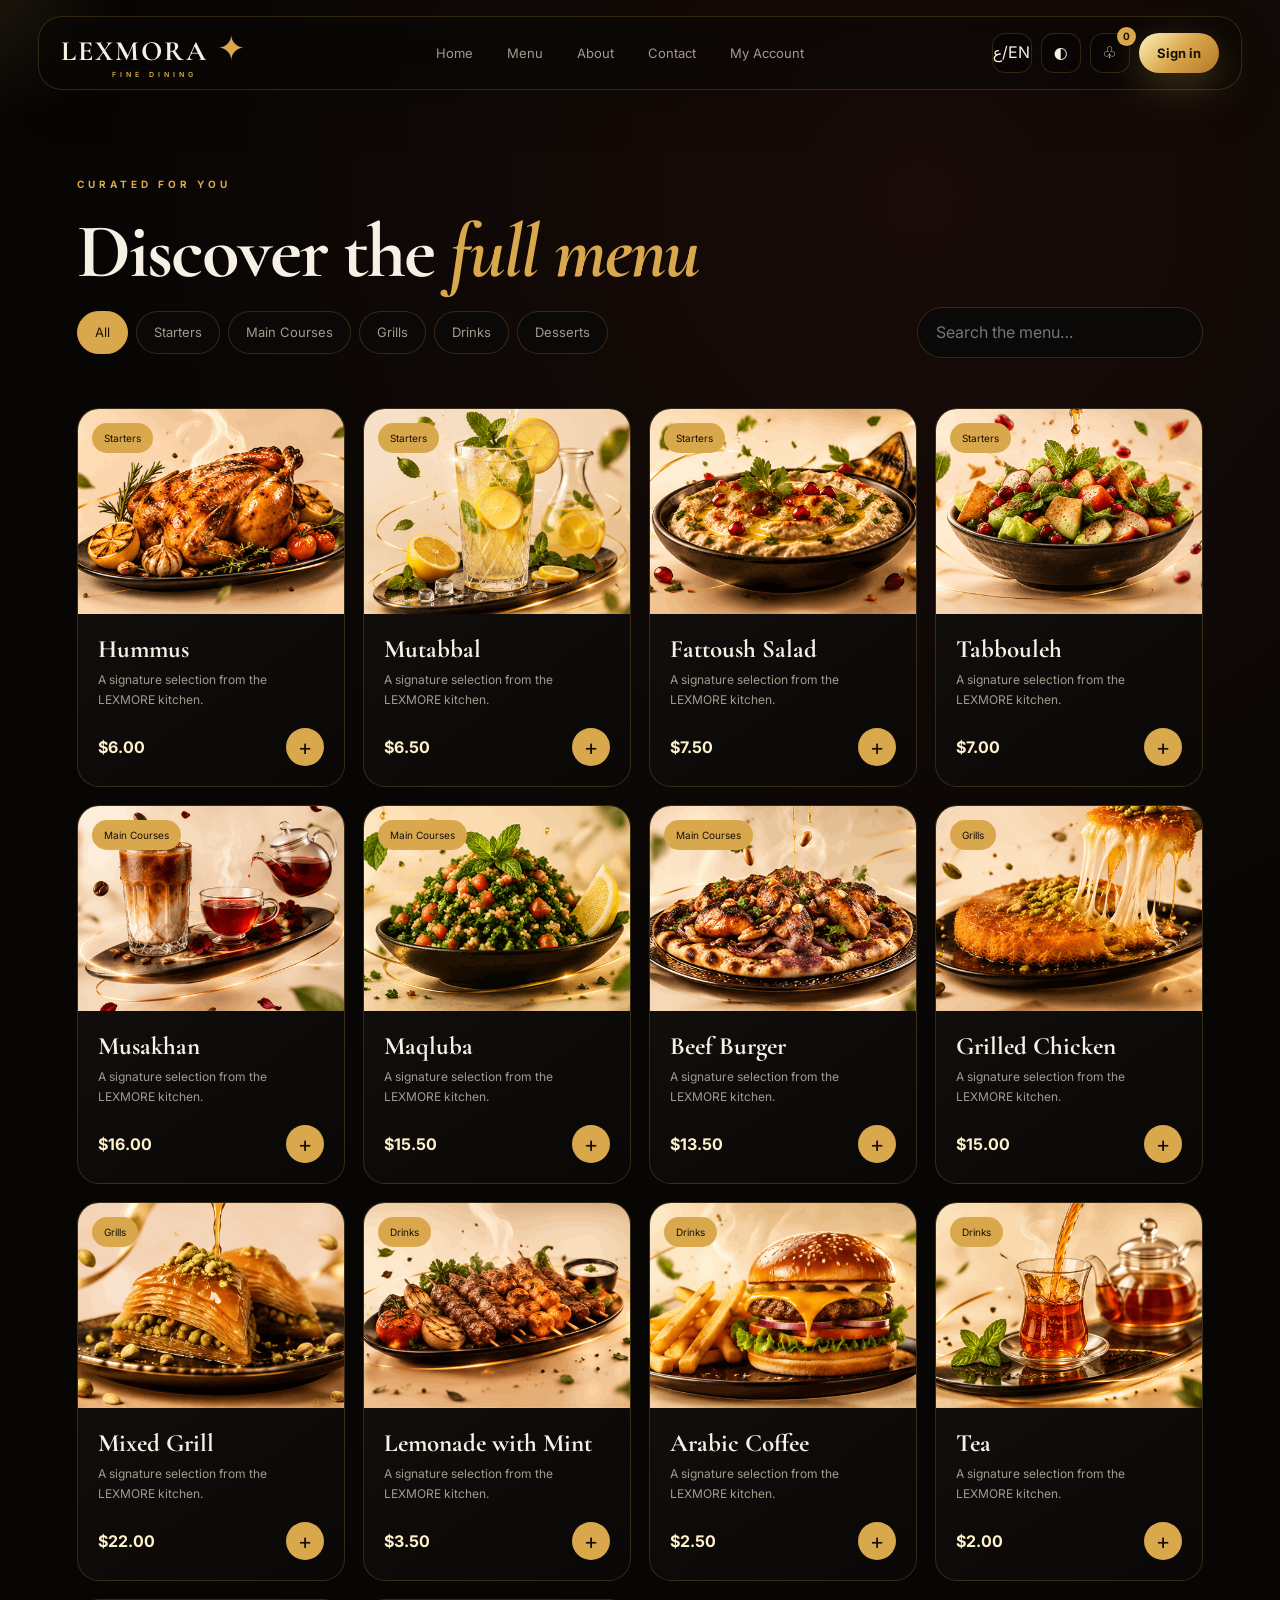
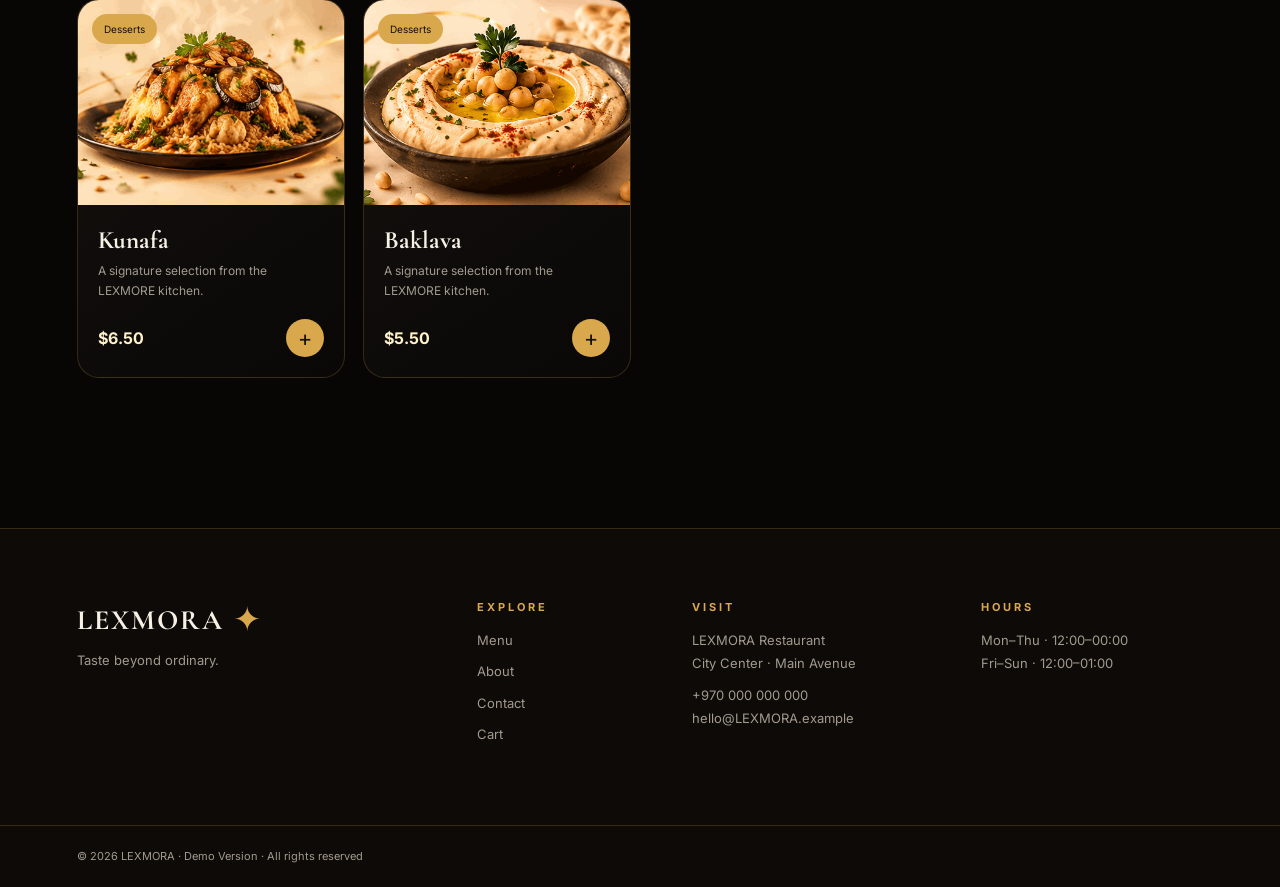
<file: menu.html>
<!doctype html><html lang="en" dir="ltr" data-theme="dark"><head><meta charset="utf-8"><meta name="viewport" content="width=device-width, initial-scale=1"><meta name="description" content="LEXMORA premium dining demo"><title>Menu | LEXMORA</title><link rel="preconnect" href="https://fonts.googleapis.com"><link rel="preconnect" href="https://fonts.gstatic.com" crossorigin><link href="https://fonts.googleapis.com/css2?family=Amiri:wght@400;700&family=Cairo:wght@400;600;700&family=Cormorant+Garamond:ital,wght@0,500;0,600;0,700;1,600&family=Inter:wght@400;500;600;700&display=swap" rel="stylesheet"><link rel="stylesheet" href="css/style.css"><link rel="stylesheet" href="css/demo.css"></head><body class="layout-app"><div id="glow"></div><header class="nav"><a class="brand" href="index.html"><span>LEXMORA <b>✦</b><small>FINE DINING</small></span></a><nav class="nav-links" id="navLinks"><a href="index.html" data-nav="home" data-t="home">Home</a><a href="menu.html" data-nav="menu" data-t="menu">Menu</a><a href="about.html" data-nav="about" data-t="about">About</a><a href="contact.html" data-nav="contact" data-t="contact">Contact</a><a href="dashboard.html" data-nav="dashboard" data-t="account">My Account</a></nav><div class="actions"><button class="icon-btn" data-action="language" title="Language">ع/EN</button><button class="icon-btn" data-action="theme" title="Theme">◐</button><a class="icon-btn cart-btn" href="cart.html" aria-label="Cart">♧ <span class="badge" id="cartCount">0</span></a><a class="gold small signin" href="login.html" data-t="signIn">Sign in</a><button class="icon-btn burger" id="burger">☰</button></div></header><main><div class="menu-page"><header class="page-head"><span class="eyebrow">CURATED FOR YOU</span><h1 class="display">Discover the <em>full menu</em></h1><div class="menu-tools"><div class="filters" id="menuFilters"><button class="active" data-category="all">All</button><button data-category="Starters">Starters</button><button data-category="Main Courses">Main Courses</button><button data-category="Grills">Grills</button><button data-category="Drinks">Drinks</button><button data-category="Desserts">Desserts</button></div><input class="search" id="menuSearch" type="search" placeholder="Search the menu…"></div></header><section class="section tight"><div class="grid" id="menuGrid"></div></section></div></main><footer class="footer"><div class="foot"><div><a class="brand" href="index.html">LEXMORA <b>✦</b></a><p data-t="tagline">Taste beyond ordinary.</p></div><div><h4 data-t="explore">Explore</h4><ul><li><a href="menu.html" data-t="menu">Menu</a></li><li><a href="about.html" data-t="about">About</a></li><li><a href="contact.html" data-t="contact">Contact</a></li><li><a href="cart.html" data-t="cart">Cart</a></li></ul></div><div><h4 data-t="visit">Visit</h4><p>LEXMORA Restaurant<br>City Center · Main Avenue</p><p>+970 000 000 000<br>hello@LEXMORA.example</p></div><div><h4 data-t="hours">Hours</h4><p>Mon–Thu · 12:00–00:00<br>Fri–Sun · 12:00–01:00</p></div></div><div class="bottom">© 2026 LEXMORA · Demo Version · All rights reserved</div></footer><div class="toast" id="toast" role="status"></div><script src="js/data.js"></script><script src="js/app.js"></script><script src="js/i18n.js"></script></body></html>
</file>
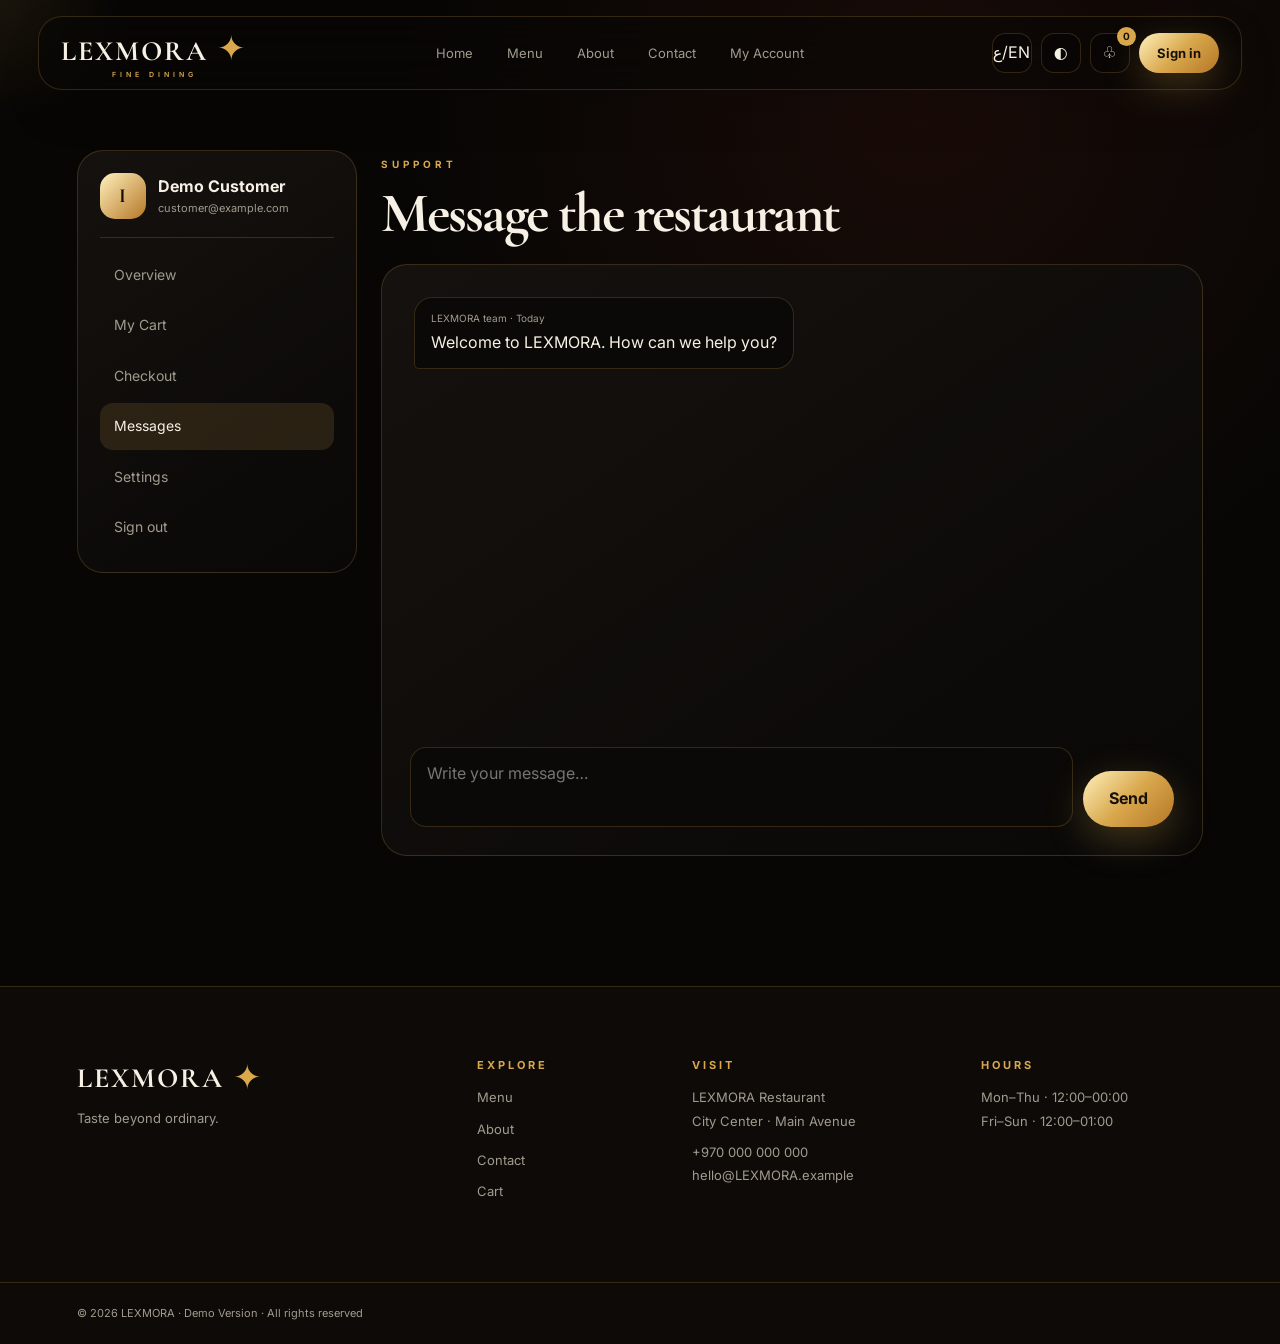
<file: messages.html>
<!doctype html><html lang="en" dir="ltr" data-theme="dark"><head><meta charset="utf-8"><meta name="viewport" content="width=device-width, initial-scale=1"><meta name="description" content="LEXMORA premium dining demo"><title>Messages | LEXMORA</title><link rel="preconnect" href="https://fonts.googleapis.com"><link rel="preconnect" href="https://fonts.gstatic.com" crossorigin><link href="https://fonts.googleapis.com/css2?family=Amiri:wght@400;700&family=Cairo:wght@400;600;700&family=Cormorant+Garamond:ital,wght@0,500;0,600;0,700;1,600&family=Inter:wght@400;500;600;700&display=swap" rel="stylesheet"><link rel="stylesheet" href="css/style.css"><link rel="stylesheet" href="css/demo.css"></head><body class="layout-app"><div id="glow"></div><header class="nav"><a class="brand" href="index.html"><span>LEXMORA <b>✦</b><small>FINE DINING</small></span></a><nav class="nav-links" id="navLinks"><a href="index.html" data-nav="home" data-t="home">Home</a><a href="menu.html" data-nav="menu" data-t="menu">Menu</a><a href="about.html" data-nav="about" data-t="about">About</a><a href="contact.html" data-nav="contact" data-t="contact">Contact</a><a href="dashboard.html" data-nav="dashboard" data-t="account">My Account</a></nav><div class="actions"><button class="icon-btn" data-action="language" title="Language">ع/EN</button><button class="icon-btn" data-action="theme" title="Theme">◐</button><a class="icon-btn cart-btn" href="cart.html" aria-label="Cart">♧ <span class="badge" id="cartCount">0</span></a><a class="gold small signin" href="login.html" data-t="signIn">Sign in</a><button class="icon-btn burger" id="burger">☰</button></div></header><main><section class="dash page-pad"><aside class="dash-side panel"><div class="dash-user"><span class="avatar">I</span><div><b>Demo Customer</b><small>customer@example.com</small></div></div><nav><a class="" href="dashboard.html">Overview</a><a class="" href="cart.html">My Cart</a><a class="" href="checkout.html">Checkout</a><a class="active" href="messages.html">Messages</a><a class="" href="settings.html">Settings</a><a href="login.html">Sign out</a></nav></aside><div class="dash-main"><header class="panel-head"><span class="eyebrow">SUPPORT</span><h1 class="display sm">Message the restaurant</h1></header><div class="panel chat"><div class="chat-log" id="chatLog"><div class="bubble admin"><small>LEXMORA team · Today</small><p>Welcome to LEXMORA. How can we help you?</p></div></div><form class="chat-form" id="chatForm"><textarea rows="2" required placeholder="Write your message…"></textarea><button class="gold">Send</button></form></div></div></section></main><footer class="footer"><div class="foot"><div><a class="brand" href="index.html">LEXMORA <b>✦</b></a><p data-t="tagline">Taste beyond ordinary.</p></div><div><h4 data-t="explore">Explore</h4><ul><li><a href="menu.html" data-t="menu">Menu</a></li><li><a href="about.html" data-t="about">About</a></li><li><a href="contact.html" data-t="contact">Contact</a></li><li><a href="cart.html" data-t="cart">Cart</a></li></ul></div><div><h4 data-t="visit">Visit</h4><p>LEXMORA Restaurant<br>City Center · Main Avenue</p><p>+970 000 000 000<br>hello@LEXMORA.example</p></div><div><h4 data-t="hours">Hours</h4><p>Mon–Thu · 12:00–00:00<br>Fri–Sun · 12:00–01:00</p></div></div><div class="bottom">© 2026 LEXMORA · Demo Version · All rights reserved</div></footer><div class="toast" id="toast" role="status"></div><script src="js/data.js"></script><script src="js/app.js"></script><script src="js/i18n.js"></script></body></html>
</file>
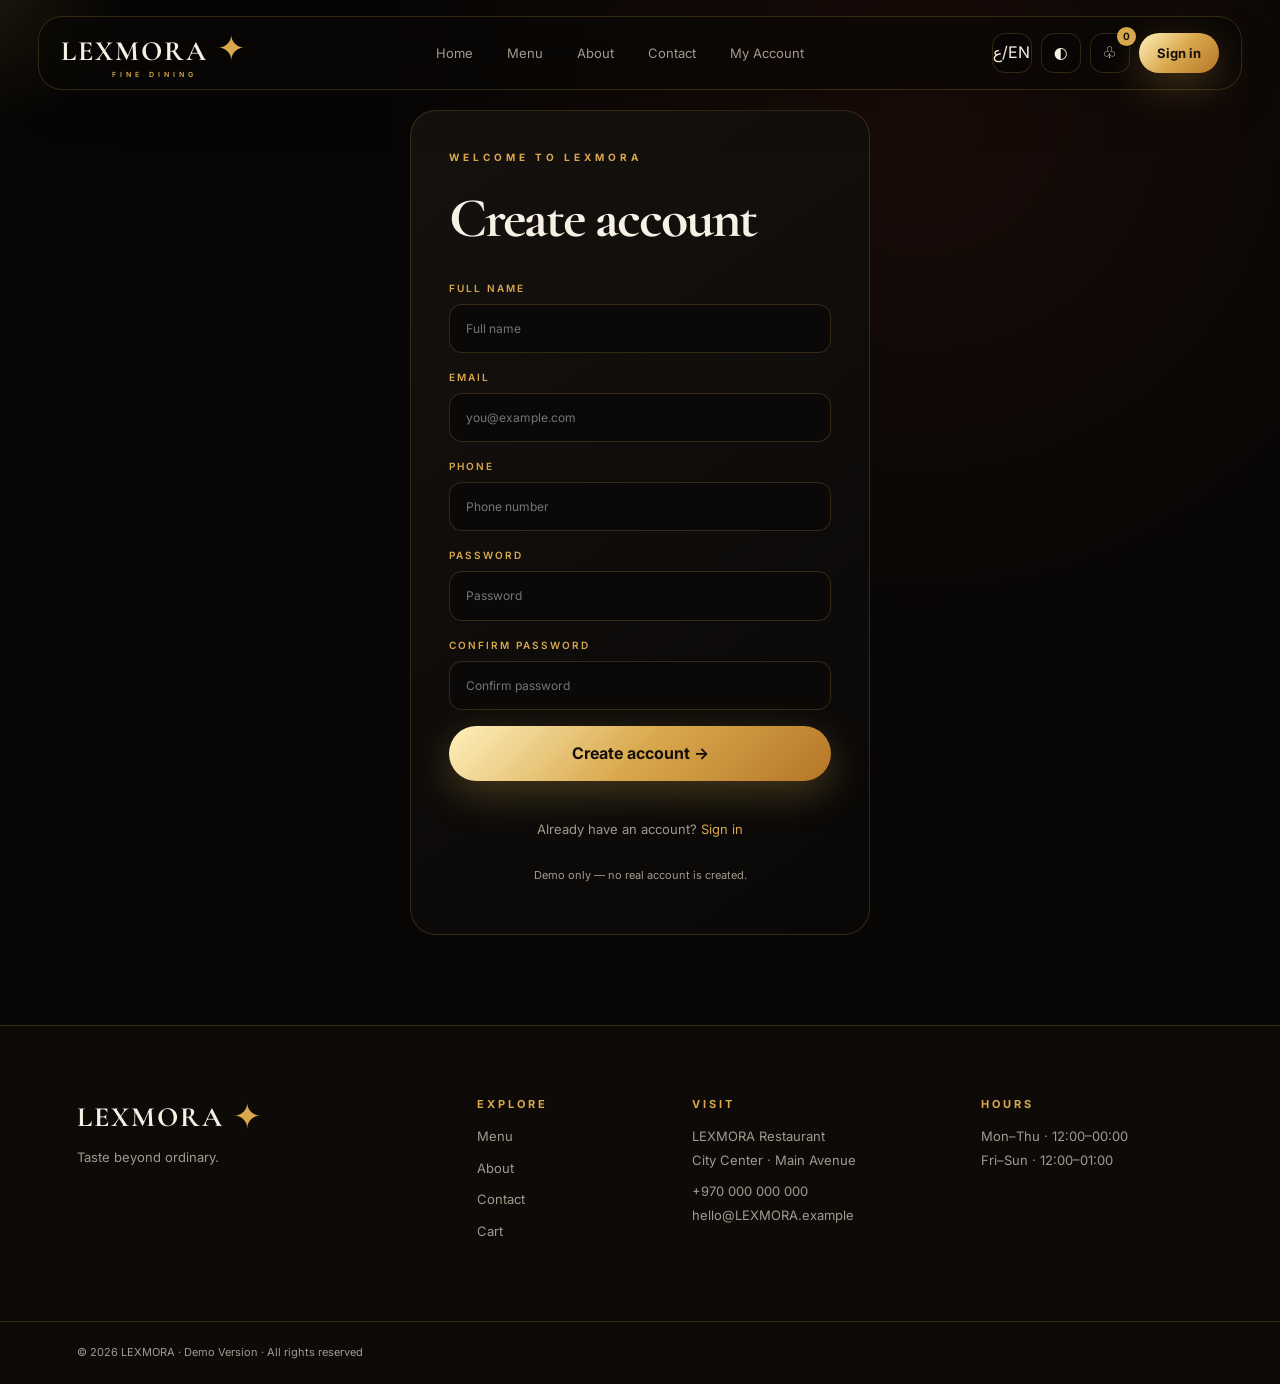
<file: register.html>
<!doctype html><html lang="en" dir="ltr" data-theme="dark"><head><meta charset="utf-8"><meta name="viewport" content="width=device-width, initial-scale=1"><meta name="description" content="LEXMORA premium dining demo"><title>Create account | LEXMORA</title><link rel="preconnect" href="https://fonts.googleapis.com"><link rel="preconnect" href="https://fonts.gstatic.com" crossorigin><link href="https://fonts.googleapis.com/css2?family=Amiri:wght@400;700&family=Cairo:wght@400;600;700&family=Cormorant+Garamond:ital,wght@0,500;0,600;0,700;1,600&family=Inter:wght@400;500;600;700&display=swap" rel="stylesheet"><link rel="stylesheet" href="css/style.css"><link rel="stylesheet" href="css/demo.css"></head><body class="layout-app"><div id="glow"></div><header class="nav"><a class="brand" href="index.html"><span>LEXMORA <b>✦</b><small>FINE DINING</small></span></a><nav class="nav-links" id="navLinks"><a href="index.html" data-nav="home" data-t="home">Home</a><a href="menu.html" data-nav="menu" data-t="menu">Menu</a><a href="about.html" data-nav="about" data-t="about">About</a><a href="contact.html" data-nav="contact" data-t="contact">Contact</a><a href="dashboard.html" data-nav="dashboard" data-t="account">My Account</a></nav><div class="actions"><button class="icon-btn" data-action="language" title="Language">ع/EN</button><button class="icon-btn" data-action="theme" title="Theme">◐</button><a class="icon-btn cart-btn" href="cart.html" aria-label="Cart">♧ <span class="badge" id="cartCount">0</span></a><a class="gold small signin" href="login.html" data-t="signIn">Sign in</a><button class="icon-btn burger" id="burger">☰</button></div></header><main><div class="guest-main"><form class="auth-card panel stack demo-form"><span class="eyebrow">WELCOME TO LEXMORA</span><h1 class="display sm">Create account</h1><label class="field"><span>Full name</span><input required placeholder="Full name"></label><label class="field"><span>Email</span><input type="email" required placeholder="you@example.com"></label><label class="field"><span>Phone</span><input placeholder="Phone number"></label><label class="field"><span>Password</span><input type="password" required placeholder="Password"></label><label class="field"><span>Confirm password</span><input type="password" required placeholder="Confirm password"></label><button class="gold wide">Create account →</button><p class="auth-alt">Already have an account? <a class="link" href="login.html">Sign in</a></p><p class="muted tiny">Demo only — no real account is created.</p></form></div></main><footer class="footer"><div class="foot"><div><a class="brand" href="index.html">LEXMORA <b>✦</b></a><p data-t="tagline">Taste beyond ordinary.</p></div><div><h4 data-t="explore">Explore</h4><ul><li><a href="menu.html" data-t="menu">Menu</a></li><li><a href="about.html" data-t="about">About</a></li><li><a href="contact.html" data-t="contact">Contact</a></li><li><a href="cart.html" data-t="cart">Cart</a></li></ul></div><div><h4 data-t="visit">Visit</h4><p>LEXMORA Restaurant<br>City Center · Main Avenue</p><p>+970 000 000 000<br>hello@LEXMORA.example</p></div><div><h4 data-t="hours">Hours</h4><p>Mon–Thu · 12:00–00:00<br>Fri–Sun · 12:00–01:00</p></div></div><div class="bottom">© 2026 LEXMORA · Demo Version · All rights reserved</div></footer><div class="toast" id="toast" role="status"></div><script src="js/data.js"></script><script src="js/app.js"></script><script src="js/i18n.js"></script></body></html>
</file>
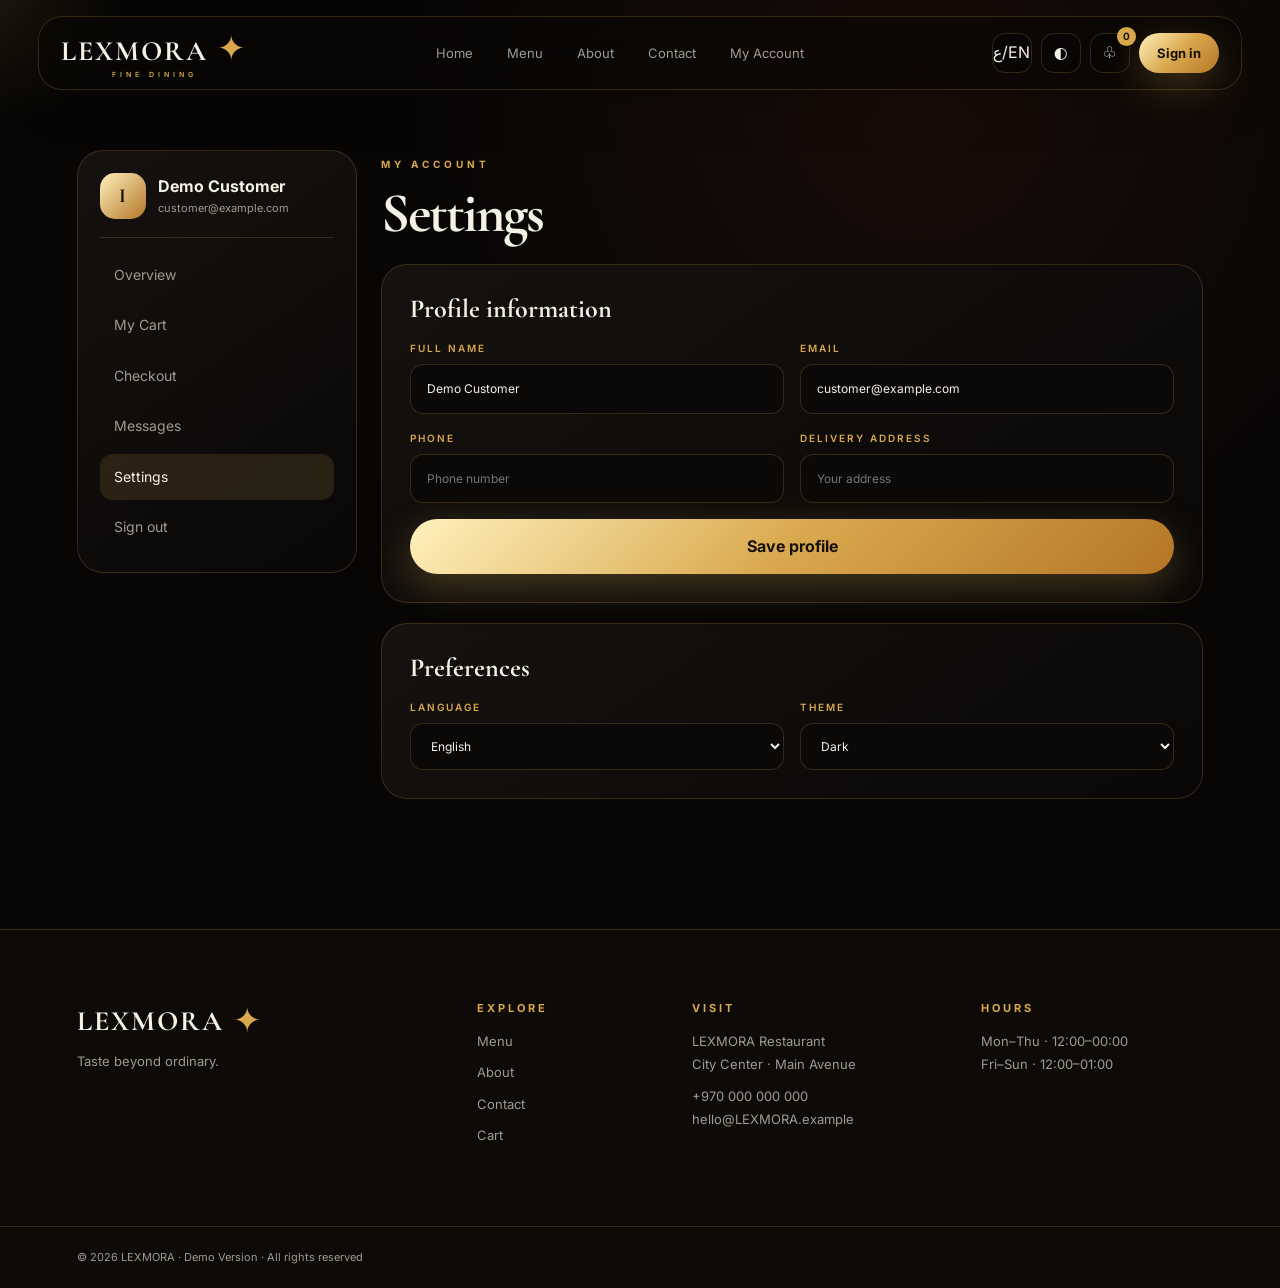
<file: settings.html>
<!doctype html><html lang="en" dir="ltr" data-theme="dark"><head><meta charset="utf-8"><meta name="viewport" content="width=device-width, initial-scale=1"><meta name="description" content="LEXMORA premium dining demo"><title>Settings | LEXMORA</title><link rel="preconnect" href="https://fonts.googleapis.com"><link rel="preconnect" href="https://fonts.gstatic.com" crossorigin><link href="https://fonts.googleapis.com/css2?family=Amiri:wght@400;700&family=Cairo:wght@400;600;700&family=Cormorant+Garamond:ital,wght@0,500;0,600;0,700;1,600&family=Inter:wght@400;500;600;700&display=swap" rel="stylesheet"><link rel="stylesheet" href="css/style.css"><link rel="stylesheet" href="css/demo.css"></head><body class="layout-app"><div id="glow"></div><header class="nav"><a class="brand" href="index.html"><span>LEXMORA <b>✦</b><small>FINE DINING</small></span></a><nav class="nav-links" id="navLinks"><a href="index.html" data-nav="home" data-t="home">Home</a><a href="menu.html" data-nav="menu" data-t="menu">Menu</a><a href="about.html" data-nav="about" data-t="about">About</a><a href="contact.html" data-nav="contact" data-t="contact">Contact</a><a href="dashboard.html" data-nav="dashboard" data-t="account">My Account</a></nav><div class="actions"><button class="icon-btn" data-action="language" title="Language">ع/EN</button><button class="icon-btn" data-action="theme" title="Theme">◐</button><a class="icon-btn cart-btn" href="cart.html" aria-label="Cart">♧ <span class="badge" id="cartCount">0</span></a><a class="gold small signin" href="login.html" data-t="signIn">Sign in</a><button class="icon-btn burger" id="burger">☰</button></div></header><main><section class="dash page-pad"><aside class="dash-side panel"><div class="dash-user"><span class="avatar">I</span><div><b>Demo Customer</b><small>customer@example.com</small></div></div><nav><a class="" href="dashboard.html">Overview</a><a class="" href="cart.html">My Cart</a><a class="" href="checkout.html">Checkout</a><a class="" href="messages.html">Messages</a><a class="active" href="settings.html">Settings</a><a href="login.html">Sign out</a></nav></aside><div class="dash-main"><header class="panel-head"><span class="eyebrow">MY ACCOUNT</span><h1 class="display sm">Settings</h1></header><form class="panel form-grid demo-form"><h3 class="full">Profile information</h3><label class="field"><span>Full name</span><input value="Demo Customer" required></label><label class="field"><span>Email</span><input type="email" value="customer@example.com" required></label><label class="field"><span>Phone</span><input placeholder="Phone number"></label><label class="field"><span>Delivery address</span><input placeholder="Your address"></label><button class="gold full">Save profile</button></form><div class="panel form-grid"><h3 class="full">Preferences</h3><label class="field"><span>Language</span><select id="settingsLang"><option value="en">English</option><option value="ar">العربية</option></select></label><label class="field"><span>Theme</span><select id="settingsTheme"><option value="dark">Dark</option><option value="light">Light</option></select></label></div></div></section></main><footer class="footer"><div class="foot"><div><a class="brand" href="index.html">LEXMORA <b>✦</b></a><p data-t="tagline">Taste beyond ordinary.</p></div><div><h4 data-t="explore">Explore</h4><ul><li><a href="menu.html" data-t="menu">Menu</a></li><li><a href="about.html" data-t="about">About</a></li><li><a href="contact.html" data-t="contact">Contact</a></li><li><a href="cart.html" data-t="cart">Cart</a></li></ul></div><div><h4 data-t="visit">Visit</h4><p>LEXMORA Restaurant<br>City Center · Main Avenue</p><p>+970 000 000 000<br>hello@LEXMORA.example</p></div><div><h4 data-t="hours">Hours</h4><p>Mon–Thu · 12:00–00:00<br>Fri–Sun · 12:00–01:00</p></div></div><div class="bottom">© 2026 LEXMORA · Demo Version · All rights reserved</div></footer><div class="toast" id="toast" role="status"></div><script src="js/data.js"></script><script src="js/app.js"></script><script src="js/i18n.js"></script></body></html>
</file>
<file: css/style.css>
/* =========================================================
   LEXMORE — design system (dark / light, LTR / RTL)
   ========================================================= */

/* ---------- Theme tokens ---------- */
:root,
[data-theme="dark"] {
    --bg: #070605; --bg-2: #0e0a08; --panel: #100c09;
    --card-a: #15110e; --card-b: #090807;
    --text: #f7f0e5; --muted: #a29a8d;
    --gold: #d9a84d; --gold-text: #d9a84d; --gold-hi: #fff1bd; --gold-lo: #b57626; --cream: #fff1c9;
    --on-gold: #171009; --line: rgba(217, 168, 77, .2);
    --nav-bg: rgba(9, 8, 6, .62); --input: #0b0907; --shadow: rgba(0, 0, 0, .65);
    --glow-a: rgba(64, 23, 13, .32); --glow-b: rgba(217, 168, 77, .09);
    --art: radial-gradient(circle, #5c2414, #100a07 67%);
    color-scheme: dark;
}
[data-theme="light"] {
    --bg: #f8f2e6; --bg-2: #efe6d3; --panel: #fffaf0;
    --card-a: #fffdf8; --card-b: #f4e9d4;
    --text: #20160d; --muted: #6f6455;
    --gold: #a8741f; --gold-text: #7d5410; --gold-hi: #f1cf86; --gold-lo: #b88329; --cream: #5b3a0c;
    --on-gold: #1b1208; --line: rgba(140, 98, 24, .26);
    --nav-bg: rgba(255, 250, 240, .72); --input: #fffdf8; --shadow: rgba(90, 60, 15, .22);
    --glow-a: rgba(217, 168, 77, .2); --glow-b: rgba(168, 116, 31, .12);
    --art: radial-gradient(circle, #f3d9a6, #e9d3a9 70%);
    color-scheme: light;
}

:root {
    --ease: cubic-bezier(.2, .7, .2, 1);
    --font-display: 'Cormorant Garamond', Georgia, serif;
    --font-body: Inter, system-ui, sans-serif;
    --pad: 6%;
}
[lang="ar"] { --font-display: 'Amiri', serif; --font-body: Cairo, system-ui, sans-serif; }

/* ---------- Base ---------- */
*, *::before, *::after { box-sizing: border-box; }
html { scroll-behavior: smooth; }
body {
    margin: 0; min-height: 100vh; overflow-x: hidden;
    background: radial-gradient(circle at 72% 8%, var(--glow-a), transparent 34%), var(--bg);
    color: var(--text); font-family: var(--font-body); line-height: 1.6;
    transition: background-color .4s, color .4s;
}
body.no-scroll { overflow: hidden; }
a { color: inherit; text-decoration: none; }
img { max-width: 100%; display: block; }
button { font: inherit; color: inherit; cursor: pointer; }
input, select, textarea { font: inherit; color: inherit; }
[x-cloak] { display: none !important; }
::selection { background: var(--gold); color: var(--on-gold); }
.muted { color: var(--muted); }
.center { text-align: center; }
.full { grid-column: 1 / -1; }

/* RTL: Arabic must never have letter-spacing; mirror arrows */
[dir="rtl"] * { letter-spacing: 0 !important; }
[dir="rtl"] .arrow { display: inline-block; transform: scaleX(-1); }
[dir="rtl"] em { font-style: normal; }
[dir="rtl"] .display { line-height: 1.25; }

/* ---------- Typography ---------- */
.eyebrow { display: inline-block; font-size: 10px; letter-spacing: 4px; color: var(--gold-text); font-weight: 700; text-transform: uppercase; }
.display {
    font: 700 clamp(44px, 6vw, 84px)/.98 var(--font-display);
    letter-spacing: -2px; margin: 18px 0;
}
.display.sm { font-size: clamp(36px, 4.4vw, 56px); margin: 10px 0 18px; }
.display em { color: var(--gold-text); font-style: italic; }
h3 { margin: 0; }

/* ---------- Buttons ---------- */
.gold {
    position: relative; overflow: hidden; display: inline-flex; justify-content: center; align-items: center; gap: 12px;
    border: 0; border-radius: 999px; padding: 15px 26px;
    background: linear-gradient(135deg, var(--gold-hi), var(--gold), var(--gold-lo));
    color: var(--on-gold); font-weight: 700; box-shadow: 0 12px 38px color-mix(in srgb, var(--gold) 28%, transparent);
    transition: transform .3s var(--ease), box-shadow .3s;
}
.gold::after { content: ''; position: absolute; inset: 0; background: linear-gradient(105deg, transparent 35%, rgba(255,255,255,.55) 50%, transparent 65%); transform: translateX(-120%); transition: transform .7s var(--ease); }
.gold:hover { transform: translateY(-2px); }
.gold:hover::after { transform: translateX(120%); }
.gold:disabled { opacity: .6; cursor: progress; }
.gold.small { padding: 10px 18px; font-size: 13px; }
.gold.wide { width: 100%; }
.ghost { display: inline-flex; align-items: center; gap: 10px; padding: 13px 22px; border: 1px solid var(--line); background: color-mix(in srgb, var(--bg) 60%, transparent); border-radius: 999px; transition: border-color .3s, background .3s; }
.ghost:hover { border-color: var(--gold); }
.ghost.small { padding: 9px 16px; font-size: 13px; }
.link { color: var(--gold-text); border-bottom: 1px solid transparent; transition: border-color .2s; }
.link:hover { border-color: var(--gold); }
.link-btn { background: none; border: 0; padding: 0; color: var(--gold-text); font-size: 12px; text-decoration: underline; text-underline-offset: 3px; }
.icon-btn { position: relative; display: inline-grid; place-items: center; width: 40px; height: 40px; padding: 0; border: 1px solid var(--line); border-radius: 13px; background: color-mix(in srgb, var(--bg) 55%, transparent); transition: border-color .25s, transform .25s; }
.icon-btn:hover { border-color: var(--gold); transform: translateY(-1px); }
.avatar-btn { font-weight: 700; color: var(--gold-text); }
.badge { position: absolute; top: -7px; inset-inline-end: -7px; min-width: 19px; height: 19px; padding: 0 5px; border-radius: 99px; background: var(--gold); color: var(--on-gold); font-size: 10px; font-weight: 700; display: grid; place-items: center; }
.badge[data-zero] { display: none; }

/* ---------- Brand / navbar ---------- */
.brand { display: flex; align-items: center; gap: 9px; font: 700 28px var(--font-display); letter-spacing: 2px; }
.brand b { color: var(--gold-text); font-size: 34px; font-weight: 400; }
.brand small { display: block; text-align: center; font: 600 7px var(--font-body); letter-spacing: 4px; color: var(--gold-text); }

.nav { position: fixed; z-index: 40; top: 16px; inset-inline: 3%; height: 74px; padding: 0 22px; display: flex; align-items: center; justify-content: space-between; gap: 16px; border: 1px solid var(--line); border-radius: 24px; background: var(--nav-bg); -webkit-backdrop-filter: blur(20px); backdrop-filter: blur(20px); box-shadow: 0 20px 60px -30px var(--shadow); }
.nav-links { display: flex; gap: 6px; }
.nav-links a { padding: 8px 14px; border-radius: 99px; font-size: 13px; color: var(--muted); transition: color .2s, background .2s; }
.nav-links a:hover, .nav-links a.active { color: var(--text); background: color-mix(in srgb, var(--gold) 14%, transparent); }
.actions { display: flex; gap: 9px; align-items: center; }
.burger { display: none; }
.lang-switch { display: inline-flex; border: 1px solid var(--line); border-radius: 13px; overflow: hidden; height: 40px; }
.lang-switch a { display: grid; place-items: center; padding: 0 11px; font-size: 12px; font-weight: 600; color: var(--muted); }
.lang-switch a.active { background: var(--gold); color: var(--on-gold); }

/* ---------- Reveal system ---------- */
@keyframes rise { from { opacity: 0; transform: translateY(26px); filter: blur(6px); } }
.rise { animation: rise .9s var(--ease) backwards; animation-delay: calc(var(--i, 0) * 110ms); }
.js .reveal:not(.is-shown) .ri { opacity: 0; }
.reveal.is-shown .ri { animation: rise .9s var(--ease) backwards; animation-delay: calc(var(--i, 0) * 90ms); }

/* ---------- Hero ---------- */
.hero { position: relative; min-height: 900px; padding: 150px var(--pad) 60px; display: grid; grid-template-columns: 46% 54%; align-items: center; overflow: hidden; }
.hero::after { content: ''; position: absolute; inset: 0; pointer-events: none; background: linear-gradient(0deg, var(--bg) 0%, transparent 28%); }
.hero .copy { position: relative; z-index: 2; }
.hero h1.display { font-size: clamp(64px, 8vw, 120px); line-height: .85; margin: 24px 0; }
[dir="rtl"] .hero h1.display { line-height: 1.1; }
.copy p { max-width: 470px; color: var(--muted); line-height: 1.9; }
.hero-btns { display: flex; flex-wrap: wrap; gap: 12px; margin: 30px 0; }
.stats { display: flex; gap: 35px; margin-top: 50px; }
.stats div { border-inline-start: 1px solid var(--line); padding-inline-start: 16px; }
.stats b { display: block; font: 700 28px var(--font-display); color: var(--cream); }
.stats small { font-size: 10px; color: var(--muted); text-transform: uppercase; letter-spacing: 1px; }
.stats.big { justify-content: center; margin-top: 70px; gap: 70px; }
.stats.big b { font-size: 54px; }

.visual { position: relative; height: 700px; perspective: 1000px; --rx: 0deg; --ry: 0deg; }
.visual canvas { position: absolute; inset: 0; width: 100%; height: 100%; pointer-events: none; }
.orbit { position: absolute; border: 1px solid color-mix(in srgb, var(--gold) 38%, transparent); border-radius: 50%; transform: rotateX(68deg); }
.orbit.a { width: 650px; height: 280px; top: 160px; inset-inline-start: -25px; animation: spinflat 24s linear infinite; }
.orbit.b { width: 530px; height: 200px; top: 235px; inset-inline-start: 60px; border-color: color-mix(in srgb, var(--cream) 14%, transparent); animation: spinflat 32s linear infinite reverse; }
.plate { position: absolute; width: 530px; height: 150px; inset-inline-start: 12%; top: 340px; border-radius: 50%; background: radial-gradient(ellipse, #28201a, #080706 65%); box-shadow: 0 35px 90px var(--shadow), 0 0 0 2px color-mix(in srgb, var(--gold) 40%, transparent); transform: rotateX(70deg); }
.dish { position: absolute; width: 390px; height: 300px; inset-inline-start: 23%; top: 220px; transform-style: preserve-3d; transform: rotateX(var(--rx)) rotateY(var(--ry)); transition: transform .25s ease-out; }
.meat { position: absolute; width: 290px; height: 105px; border-radius: 50%; background: linear-gradient(155deg, #b74f28, #4c140e 58%, #210906); border: 2px solid #d7894b; box-shadow: inset 0 10px 18px #ffbd8140, 0 22px 35px var(--shadow); }
.m1 { left: 50px; top: 55px; transform: rotate(-7deg) translateZ(30px); animation: f1 6s ease-in-out infinite; }
.m2 { left: 72px; top: 112px; transform: rotate(7deg); animation: f2 6s ease-in-out -.4s infinite; }
.dish span { position: absolute; color: #f7d57b; font-size: 45px; text-shadow: 0 0 25px #ffb52d; animation: spin 4s linear infinite; }
.dish span:nth-of-type(1) { left: 10px; top: 20px; }
.dish span:nth-of-type(2) { right: 0; top: 65px; animation-delay: -1.3s; }
.dish span:nth-of-type(3) { right: 55px; bottom: 5px; animation-delay: -2.5s; }
.float-card { position: absolute; display: flex; gap: 12px; padding: 13px 17px; color: var(--gold-text); border: 1px solid var(--line); background: var(--nav-bg); -webkit-backdrop-filter: blur(15px); backdrop-filter: blur(15px); border-radius: 17px; box-shadow: 0 20px 60px -20px var(--shadow); animation: float 7s ease-in-out infinite; }
.float-card span { color: var(--text); font-size: 12px; }
.float-card small { display: block; color: var(--muted); margin-top: 4px; }
.float-card.one { inset-inline-end: 3%; top: 170px; }
.float-card.two { inset-inline-start: 0; bottom: 120px; animation-delay: -3s; }
@keyframes float { 50% { transform: translateY(-16px); } }
@keyframes f1 { 50% { transform: rotate(-7deg) translateZ(30px) translateY(-16px); } }
@keyframes f2 { 50% { transform: rotate(7deg) translateY(-16px); } }
@keyframes spin { to { transform: rotate(360deg); } }
@keyframes spinflat { to { transform: rotateX(68deg) rotateZ(360deg); } }

/* ---------- Ticker ---------- */
.ticker { overflow: hidden; border-block: 1px solid var(--line); padding: 20px 0; background: color-mix(in srgb, var(--bg-2) 70%, transparent); direction: ltr; }
.ticker-track { display: flex; width: max-content; animation: ticker 38s linear infinite; }
.ticker:hover .ticker-track { animation-play-state: paused; }
.ticker-group { display: flex; flex-shrink: 0; align-items: center; gap: 44px; padding-inline-end: 44px; }
.ticker span { font-size: 11px; letter-spacing: 5px; color: var(--muted); white-space: nowrap; }
.ticker i { color: var(--gold-text); font-style: normal; }
[dir="rtl"] .ticker span { letter-spacing: 1px !important; font-size: 13px; }
@keyframes ticker { to { transform: translateX(-50%); } }

/* ---------- Sections / menu ---------- */
.section { padding: 110px var(--pad); }
.section.tight { padding-top: 20px; }
.head { display: flex; justify-content: space-between; align-items: flex-end; gap: 20px; margin-bottom: 40px; flex-wrap: wrap; }
.head .display { margin-bottom: 0; }

.page-head { padding: 170px var(--pad) 30px; }
.page-pad { padding: 150px var(--pad) 90px; }
.menu-tools { display: flex; justify-content: space-between; align-items: center; gap: 18px; flex-wrap: wrap; margin-top: 18px; }
.filters { display: flex; gap: 8px; flex-wrap: wrap; }
.filters button { padding: 10px 17px; border: 1px solid var(--line); border-radius: 99px; background: var(--input); color: var(--muted); font-size: 13px; transition: .25s; }
.filters button:hover, .filters button.active { background: var(--gold); color: var(--on-gold); border-color: var(--gold); }
.search { min-width: 260px; padding: 12px 18px; border-radius: 99px; border: 1px solid var(--line); background: var(--input); outline: none; transition: border-color .25s; }
.search:focus { border-color: var(--gold); }

.grid { display: grid; grid-template-columns: repeat(4, 1fr); gap: 18px; transition: opacity .25s; }
.grid.is-loading { opacity: .55; }
.wide-empty { grid-column: 1 / -1; }

.dish-card { position: relative; overflow: hidden; border: 1px solid var(--line); border-radius: 22px; background: linear-gradient(145deg, var(--card-a), var(--card-b)); transition: transform .4s var(--ease), border-color .3s, box-shadow .4s; }
.dish-card:hover { transform: translateY(-9px); border-color: color-mix(in srgb, var(--gold) 60%, transparent); box-shadow: 0 28px 70px -24px var(--shadow); }
.art { position: relative; height: 205px; display: grid; place-items: center; background: var(--art); }
.art::after { content: ''; position: absolute; bottom: 24px; width: 155px; height: 42px; border-radius: 50%; background: #080706; opacity: .85; }
.food { position: relative; z-index: 2; width: 130px; height: 85px; border-radius: 48%; transform: rotate(-8deg); background: linear-gradient(150deg, #ce7439, #57150d); box-shadow: inset 0 9px 15px #ffc48c45, 0 20px 35px rgba(0,0,0,.5); transition: transform .5s var(--ease); }
.dish-card:hover .food { transform: rotate(4deg) scale(1.1); }
.food[data-cat="seafood"] { background: linear-gradient(150deg, #f0a07a, #b4472f); border-radius: 50% 50% 50% 18%; }
.food[data-cat="pasta"] { background: radial-gradient(circle at 50% 40%, #f2dca0, #c58a3a 70%); border-radius: 50%; width: 112px; height: 100px; }
.food[data-cat="pizza"] { background: radial-gradient(circle at 40% 40%, #e8553f 0 14%, transparent 15%), radial-gradient(circle at 62% 58%, #e8553f 0 12%, transparent 13%), radial-gradient(circle, #f1c56b, #b6761f 72%); border-radius: 50%; width: 118px; height: 118px; transform: none; }
.food[data-cat="dessert"] { background: linear-gradient(150deg, #5a2a17, #1f0a05); border-radius: 22% 22% 40% 40%; width: 100px; height: 88px; box-shadow: inset 0 9px 15px #ffd7a640, 0 20px 35px rgba(0,0,0,.5), 0 -12px 0 -2px #d9a84d; }
.tag { position: absolute; z-index: 3; top: 12px; inset-inline-start: 12px; padding: 6px 11px; border-radius: 99px; border: 1px solid var(--line); background: var(--nav-bg); color: var(--cream); font-size: 10px; }
.info { padding: 18px; }
.info h3 { font: 700 25px var(--font-display); }
.info p { min-height: 44px; margin: 6px 0 14px; font-size: 12px; color: var(--muted); }
.row { display: flex; justify-content: space-between; align-items: center; }
.price { font-weight: 700; color: var(--cream); }
.add { width: 38px; height: 38px; border: 0; border-radius: 50%; background: var(--gold); color: var(--on-gold); font-size: 22px; line-height: 1; transition: transform .25s var(--ease); }
.add:hover { transform: rotate(90deg) scale(1.1); }
.add:disabled { opacity: .5; }

/* Rise animation for cards re-rendered by Livewire (menu filters) */
.menu-page .reveal.is-shown .dish-card { animation: rise .6s var(--ease) backwards; animation-delay: calc(var(--i, 0) * 50ms); }

/* ---------- Story / offer / values ---------- */
.experience { padding: 110px 8%; display: grid; grid-template-columns: 1fr 1fr; gap: 8%; align-items: center; background: linear-gradient(90deg, var(--bg), var(--bg-2), var(--bg)); }
.photo { height: 600px; border: 1px solid var(--line); border-radius: 30px; overflow: hidden; transform: rotate(-2deg); box-shadow: 30px 30px 80px -30px var(--shadow); }
[dir="rtl"] .photo { transform: rotate(2deg); }
.photo img { width: 100%; height: 100%; object-fit: cover; transition: transform 1.2s var(--ease); }
.photo:hover img { transform: scale(1.06); }
.experience p { color: var(--muted); line-height: 1.9; max-width: 560px; }
.features { margin-top: 30px; }
.features div { display: flex; gap: 20px; padding: 18px 0; border-bottom: 1px solid var(--line); }
.features b { color: var(--gold-text); font: 20px var(--font-display); }
.features span { font-weight: 700; }
.features small { display: block; margin-top: 4px; font-size: 12px; font-weight: 400; color: var(--muted); }

.offer { margin: 80px var(--pad); padding: 55px 65px; display: flex; align-items: center; justify-content: space-between; gap: 30px; border: 1px solid var(--line); border-radius: 30px; background: radial-gradient(circle at 80%, color-mix(in srgb, var(--gold) 14%, transparent), transparent 50%), var(--panel); }
.offer .display { font-size: clamp(34px, 4vw, 54px); }
.offer p { color: var(--muted); margin: 0; }
.offer strong { color: var(--gold-text); letter-spacing: 2px; }

.values { display: grid; grid-template-columns: repeat(3, 1fr); gap: 18px; }
.value { padding: 32px; }
.value b { display: block; margin-bottom: 14px; color: var(--gold-text); font: 700 34px var(--font-display); }
.value h3 { font: 700 26px var(--font-display); }
.value p { color: var(--muted); font-size: 14px; }

.panel { border: 1px solid var(--line); border-radius: 26px; background: linear-gradient(145deg, var(--card-a), var(--card-b)); padding: 28px; }

/* ---------- Reservation / contact sections ---------- */
.reserve, .contact-sec { margin: 90px var(--pad); padding: 70px; display: grid; grid-template-columns: 1fr 1.1fr; gap: 70px; border: 1px solid var(--line); border-radius: 30px; background: linear-gradient(115deg, var(--panel), var(--bg)); }
.reserve p, .contact-sec p { color: var(--muted); line-height: 1.9; max-width: 480px; }
.info-list { list-style: none; margin: 28px 0 0; padding: 0; }
.info-list li { display: flex; flex-direction: column; gap: 2px; padding: 14px 0; border-bottom: 1px solid var(--line); }
.info-list b { font-size: 10px; letter-spacing: 3px; color: var(--gold-text); text-transform: uppercase; }

/* ---------- Forms ---------- */
.form-grid { display: grid; grid-template-columns: 1fr 1fr; gap: 16px; align-content: start; }
.stack { display: grid; gap: 16px; }
.field { display: flex; flex-direction: column; gap: 8px; font-size: 12px; }
.field > span { font-size: 10px; letter-spacing: 2px; color: var(--gold-text); text-transform: uppercase; font-weight: 600; }
.field small { text-transform: none; letter-spacing: 0; color: var(--muted); }
.field input, .field select, .field textarea { width: 100%; padding: 14px 16px; border: 1px solid var(--line); border-radius: 13px; background: var(--input); outline: none; transition: border-color .25s, box-shadow .25s; }
.field textarea { resize: vertical; }
.field input:focus, .field select:focus, .field textarea:focus { border-color: var(--gold); box-shadow: 0 0 0 4px color-mix(in srgb, var(--gold) 16%, transparent); }
.err { color: #e8604c; font-size: 12px; font-style: normal; }
.alert { padding: 12px 16px; border-radius: 12px; font-size: 13px; }
.alert.ok { background: color-mix(in srgb, #3fa86b 16%, transparent); border: 1px solid color-mix(in srgb, #3fa86b 40%, transparent); }
.check-row { display: flex; align-items: center; gap: 8px; font-size: 13px; color: var(--muted); }
.check-row input { accent-color: var(--gold); }
.row-between { display: flex; justify-content: space-between; align-items: center; gap: 12px; font-size: 13px; }

.success { display: grid; place-items: center; align-content: center; gap: 10px; text-align: center; padding: 40px; }
.success h3 { font: 700 30px var(--font-display); }
.success p { margin: 0; color: var(--muted); }
.check { display: grid; place-items: center; width: 62px; height: 62px; border-radius: 50%; background: var(--gold); color: var(--on-gold); font-size: 28px; font-weight: 700; animation: pop .6s var(--ease); }
@keyframes pop { from { transform: scale(.3); opacity: 0; } }

/* ---------- Auth (guest layout) ---------- */
.guest-top { position: fixed; z-index: 10; inset: 0 0 auto 0; display: flex; justify-content: space-between; align-items: center; padding: 20px var(--pad); }
.guest-top .tools { display: flex; gap: 9px; align-items: center; }
.guest-main { min-height: 100vh; display: grid; place-items: center; padding: 110px 20px 50px; }
.auth-card { width: min(460px, 100%); padding: 38px; }
.auth-alt { margin: 22px 0 0; text-align: center; font-size: 13px; color: var(--muted); }

/* ---------- Dashboard ---------- */
.dash { display: grid; grid-template-columns: 280px minmax(0, 1fr); gap: 24px; align-items: start; }
.dash-side { min-width: 0; position: sticky; top: 110px; padding: 22px; }
.dash-user { display: flex; align-items: center; gap: 12px; padding-bottom: 18px; margin-bottom: 14px; border-bottom: 1px solid var(--line); }
.dash-user small { display: block; color: var(--muted); font-size: 11px; word-break: break-all; }
.avatar { flex: none; display: grid; place-items: center; width: 46px; height: 46px; border-radius: 15px; background: linear-gradient(135deg, var(--gold-hi), var(--gold-lo)); color: var(--on-gold); font: 700 20px var(--font-display); }
.dash-side nav { display: grid; gap: 4px; }
.dash-side nav a { position: relative; display: flex; justify-content: space-between; align-items: center; padding: 12px 14px; border-radius: 13px; font-size: 14px; color: var(--muted); transition: .2s; }
.dash-side nav a:hover, .dash-side nav a.active { color: var(--text); background: color-mix(in srgb, var(--gold) 14%, transparent); }
.dash-side nav .badge { position: static; font-style: normal; }
.dash-main { display: grid; gap: 20px; min-width: 0; }
.panel-head .display { margin-bottom: 0; }
.dash-main .panel h3, .checkout-page .panel h3 { font: 700 26px var(--font-display); }

/* ---------- Cart / checkout ---------- */
.checkout-grid { display: grid; grid-template-columns: minmax(0, 1.5fr) minmax(0, 1fr); gap: 20px; align-items: start; }
.checkout-page .panel-head { margin-bottom: 20px; }
.summary { position: sticky; top: 110px; display: grid; gap: 16px; }
.mini-lines { display: grid; gap: 8px; font-size: 13px; color: var(--muted); }
.mini-lines div { display: flex; justify-content: space-between; gap: 12px; }
.mini-lines b { color: var(--text); }
.empty { color: var(--muted); text-align: center; margin: 30px 0; }
.empty-panel { display: grid; place-items: center; gap: 12px; padding: 50px; }

.cart-lines { display: grid; }
.line { display: grid; grid-template-columns: 64px 1fr auto; gap: 14px; align-items: center; padding: 16px 0; border-bottom: 1px solid var(--line); }
.line-art { display: grid; place-items: center; width: 64px; height: 64px; border-radius: 16px; background: var(--art); }
.line-art .food { transform: scale(.42) rotate(-8deg); margin: -20px; }
.line-info { display: grid; gap: 2px; }
.line-info small { color: var(--muted); }
.line-end { display: grid; justify-items: end; gap: 6px; }
.qty { display: inline-flex; align-items: center; gap: 4px; margin-top: 6px; }
.qty button { width: 28px; height: 28px; border: 1px solid var(--line); border-radius: 9px; background: var(--input); line-height: 1; }
.qty button:hover { border-color: var(--gold); }
.qty span { min-width: 26px; text-align: center; font-size: 14px; }

.totals { display: grid; gap: 10px; }
.t-row { display: flex; justify-content: space-between; font-size: 14px; color: var(--muted); }
.t-row b { color: var(--text); }
.t-row.off b { color: #3fa86b; }
.t-row.grand { padding-top: 12px; border-top: 1px solid var(--line); font-size: 17px; color: var(--text); }
.t-row.grand b { color: var(--cream); font-size: 22px; font-family: var(--font-display); }
.coupon { display: flex; gap: 8px; }
.coupon input { flex: 1; min-width: 0; padding: 10px 14px; border: 1px solid var(--line); border-radius: 99px; background: var(--input); outline: none; text-transform: uppercase; }
.coupon input:focus { border-color: var(--gold); }
.coupon-on { display: flex; justify-content: space-between; align-items: center; padding: 10px 14px; border: 1px dashed var(--gold); border-radius: 99px; color: var(--gold-text); font-weight: 700; font-size: 13px; }

.pay-options { display: grid; grid-template-columns: 1fr 1fr; gap: 12px; }
.pay { position: relative; display: grid; gap: 4px; padding: 16px 18px; border: 1px solid var(--line); border-radius: 16px; background: var(--input); cursor: pointer; transition: .25s; }
.pay input { position: absolute; opacity: 0; }
.pay small { color: var(--muted); font-size: 12px; }
.pay.on { border-color: var(--gold); background: color-mix(in srgb, var(--gold) 10%, var(--input)); box-shadow: 0 0 0 3px color-mix(in srgb, var(--gold) 14%, transparent); }

/* ---------- Drawer ---------- */
.overlay { position: fixed; z-index: 60; inset: 0; background: rgba(0, 0, 0, .55); -webkit-backdrop-filter: blur(3px); backdrop-filter: blur(3px); }
.drawer { position: fixed; z-index: 70; top: 0; bottom: 0; inset-inline-end: 0; width: min(430px, 100%); display: flex; flex-direction: column; padding: 26px; background: var(--panel); border-inline-start: 1px solid var(--line); box-shadow: -30px 0 80px -30px var(--shadow); transform: translateX(105%); transition: transform .5s var(--ease); }
[dir="rtl"] .drawer { transform: translateX(-105%); }
.drawer.open, [dir="rtl"] .drawer.open { transform: none; }
.drawer-head { display: flex; justify-content: space-between; align-items: center; padding-bottom: 18px; border-bottom: 1px solid var(--line); }
.drawer-head h3 { font: 700 32px var(--font-display); }
.drawer-body { flex: 1; overflow: auto; padding: 6px 0; }
.drawer-foot { display: grid; gap: 14px; padding-top: 16px; border-top: 1px solid var(--line); }

/* ---------- Chat ---------- */
.chat { display: grid; gap: 14px; }
.chat-log { height: 440px; overflow-y: auto; display: flex; flex-direction: column; gap: 12px; padding: 4px; }
.bubble { max-width: 78%; padding: 12px 16px; border-radius: 18px; border: 1px solid var(--line); }
.bubble small { display: block; margin-bottom: 4px; font-size: 10px; color: var(--muted); }
.bubble p { margin: 0; white-space: pre-wrap; word-break: break-word; }
.bubble.me { align-self: flex-end; background: linear-gradient(135deg, color-mix(in srgb, var(--gold) 30%, var(--card-a)), color-mix(in srgb, var(--gold) 14%, var(--card-b))); border-end-end-radius: 5px; }
.bubble.admin { align-self: flex-start; background: var(--input); border-end-start-radius: 5px; }
.chat-form { display: flex; gap: 10px; align-items: flex-end; }
.chat-form textarea { flex: 1; resize: none; padding: 13px 16px; border: 1px solid var(--line); border-radius: 16px; background: var(--input); outline: none; }
.chat-form textarea:focus { border-color: var(--gold); }

/* ---------- Footer / toast / glow ---------- */
.footer { margin-top: 40px; border-top: 1px solid var(--line); background: var(--bg-2); }
.foot { display: grid; grid-template-columns: 2fr 1fr 1.4fr 1.2fr; gap: 30px; padding: 70px var(--pad); }
.foot p, .foot li { margin: 8px 0; font-size: 13px; color: var(--muted); line-height: 1.8; }
.foot ul { list-style: none; margin: 0; padding: 0; }
.foot li a:hover { color: var(--gold-text); }
.foot h4 { margin: 0 0 12px; font-size: 11px; letter-spacing: 3px; color: var(--gold-text); text-transform: uppercase; }
.bottom { padding: 22px var(--pad); border-top: 1px solid var(--line); font-size: 11px; color: var(--muted); }

.toast { position: fixed; z-index: 100; bottom: 26px; inset-inline: 0; margin-inline: auto; width: max-content; max-width: 90vw; padding: 13px 22px; border: 1px solid var(--gold); border-radius: 99px; background: var(--panel); color: var(--cream); font-size: 13px; box-shadow: 0 20px 50px -20px var(--shadow); opacity: 0; transform: translateY(30px); pointer-events: none; transition: .35s var(--ease); }
.toast.show { opacity: 1; transform: none; }
#glow { position: fixed; z-index: 1; width: 280px; height: 280px; margin: -140px 0 0 -140px; border-radius: 50%; pointer-events: none; background: radial-gradient(circle, var(--glow-b), transparent 65%); transition: opacity .3s; }
.layout-app main { position: relative; z-index: 2; }

/* ---------- Responsive ---------- */
@media (max-width: 1100px) {
    .grid { grid-template-columns: repeat(2, 1fr); }
    .foot { grid-template-columns: 1fr 1fr; }
    .dash { grid-template-columns: minmax(0, 1fr); }
    .dash-side, .summary { position: static; }
    .dash-side nav { grid-auto-flow: column; overflow-x: auto; }
    .checkout-grid { grid-template-columns: minmax(0, 1fr); }
}
@media (max-width: 1000px) {
    .burger { display: inline-grid; }
    .nav-links { position: absolute; top: 84px; inset-inline: 0; flex-direction: column; padding: 12px; border: 1px solid var(--line); border-radius: 20px; background: var(--panel); opacity: 0; pointer-events: none; transform: translateY(-8px); transition: .3s var(--ease); }
    .nav-links.open { opacity: 1; pointer-events: auto; transform: none; }
    .nav-links a { padding: 13px 16px; }
    .hero { grid-template-columns: 1fr; padding-top: 130px; min-height: 0; }
    .visual { height: 520px; }
    .experience, .reserve, .contact-sec, .values { grid-template-columns: minmax(0, 1fr); }
    .reserve, .contact-sec { padding: 40px 28px; gap: 36px; }
    .photo { height: 420px; }
    .offer { flex-direction: column; align-items: flex-start; padding: 40px 30px; }
}
@media (max-width: 640px) {
    :root { --pad: 20px; }
    .nav { inset-inline: 10px; padding: 0 12px; }
    .brand { font-size: 20px; } .brand b { font-size: 26px; } .brand small { display: none; }
    .signin { display: none; }
    .actions { gap: 6px; flex-shrink: 0; } .icon-btn, .lang-switch { height: 36px; } .icon-btn { width: 36px; }
    .icon-btn[data-action="language"] { width: auto; min-width: 36px; padding: 0 8px; font-size: 12px; white-space: nowrap; }
    .brand { min-width: 0; }
    .grid, .form-grid, .pay-options, .foot { grid-template-columns: minmax(0, 1fr); }
    .visual { height: 400px; }
    .plate { width: 400px; inset-inline-start: 0; }
    .dish { transform: scale(.72); inset-inline-start: 5%; top: 190px; }
    .orbit.a { width: 430px; }
    .stats { gap: 16px; } .stats b { font-size: 22px; } .stats.big { gap: 24px; flex-wrap: wrap; }
    .section { padding: 70px var(--pad); }
    .experience { padding: 70px var(--pad); }
    .menu-tools .search { width: 100%; }
    .line { grid-template-columns: 52px 1fr; } .line-end { grid-column: 1 / -1; grid-auto-flow: column; justify-content: space-between; justify-items: start; }
    .auth-card { padding: 26px; }
    .bubble { max-width: 92%; }
}
@media (prefers-reduced-motion: reduce) {
    *, *::before, *::after { animation-duration: .001ms !important; animation-iteration-count: 1 !important; transition-duration: .001ms !important; }
    html { scroll-behavior: auto; }
}
</file>
<file: css/demo.css>
/* Demo-specific layout refinements */
.hero-food{position:absolute;top:80px;left:4%;width:min(92%,650px);height:560px;object-fit:contain;filter:drop-shadow(0 35px 55px #0009)}
.visual{min-width:0}.tiny{font-size:11px;text-align:center}.demo-form{align-content:start}.demo-form .full{grid-column:1/-1}.page-head{min-height:210px}.menu-page .section{padding-top:20px}.dish-card .art{overflow:hidden}.dish-card .art img{position:relative;z-index:2;width:100%;height:205px;object-fit:cover;transition:transform .5s}.dish-card:hover .art img{transform:scale(1.06)}.dish-card .art:after{z-index:1}.dish-card .info{padding:20px}.dish-card .info p{min-height:44px;color:var(--muted);font-size:12px}.dish-card .row{display:flex;align-items:center;justify-content:space-between}.tag{position:absolute;z-index:4;top:14px;inset-inline-start:14px;padding:6px 11px;border-radius:30px;background:var(--gold);color:var(--on-gold);font-size:10px}.cart-lines:empty:after{content:'Your cart is empty. Explore the menu to add dishes.';display:block;text-align:center;color:var(--muted);padding:35px}.line-art img{width:64px;height:64px;object-fit:cover;border-radius:14px}.mini-lines{margin:18px 0}.dash-main>.panel-head{padding-bottom:4px}.form-grid .full{grid-column:1/-1}.reserve .panel{padding:28px}.contact-sec .panel{padding:30px}.nav .brand small{font-size:7px}.brand{white-space:nowrap}.chat-log{min-height:250px}.hero .visual{background:radial-gradient(ellipse at center,color-mix(in srgb,var(--gold) 10%,transparent),transparent 65%)}
@media(max-width:1000px){.hero-food{top:0;height:450px;left:0}.hero .visual{height:480px}}
@media(max-width:640px){.hero-food{height:370px;top:10px}.hero .visual{height:390px}.offer{margin:35px 15px}.reserve,.contact-sec{margin:35px 15px}.dash-side nav{grid-auto-flow:column;grid-auto-columns:max-content}.dash-side nav a{white-space:nowrap}}

/* Complete bilingual demo refinements */
[dir="rtl"] body{font-family:"Cairo",sans-serif;text-align:right}
[dir="rtl"] .nav-links,[dir="rtl"] .actions,[dir="rtl"] .row,[dir="rtl"] .qty{direction:rtl}
[dir="rtl"] .dash-side nav a{text-align:right}
[dir="rtl"] .field input,[dir="rtl"] .field textarea,[dir="rtl"] .field select{text-align:right}
[dir="rtl"] .line-info,[dir="rtl"] .line-end{text-align:right}
[dir="rtl"] .footer,[dir="rtl"] .foot{text-align:right}
[dir="rtl"] .display,[dir="rtl"] h1,[dir="rtl"] h2,[dir="rtl"] h3{font-family:"Cairo",sans-serif}
[dir="rtl"] .nav-links{direction:rtl}
[dir="rtl"] .dash{direction:rtl}
[dir="rtl"] .dash-main{direction:rtl}
[dir="rtl"] .panel-head,[dir="rtl"] .panel{ text-align: right; }
[dir="rtl"] .dish-card .info, [dir="rtl"] .dish-card .row{direction:rtl}
[dir="rtl"] .cart-lines,[dir="rtl"] .cart-totals{direction:rtl}
[dir="rtl"] .footer .foot{direction:rtl}
[dir="rtl"] input,[dir="rtl"] textarea,[dir="rtl"] select{direction:rtl}

/* ---- Fixes: Arabic empty cart, bidi numbers, mobile nav sign-in ---- */
[lang="ar"] .cart-lines:empty:after{content:'سلتك فارغة. استكشف القائمة لإضافة الأطباق.'}
[dir="rtl"] .stats b{direction:ltr;unicode-bidi:isolate;text-align:right}
bdi[dir="ltr"]{unicode-bidi:isolate}
.nav-links .nav-signin{display:none}
@media(max-width:640px){.nav-links .nav-signin{display:block;color:var(--gold-text);font-weight:700}}
.chat,.chat-form,.chat-log{min-width:0}.chat-form textarea{min-width:0;width:100%}
</file>
